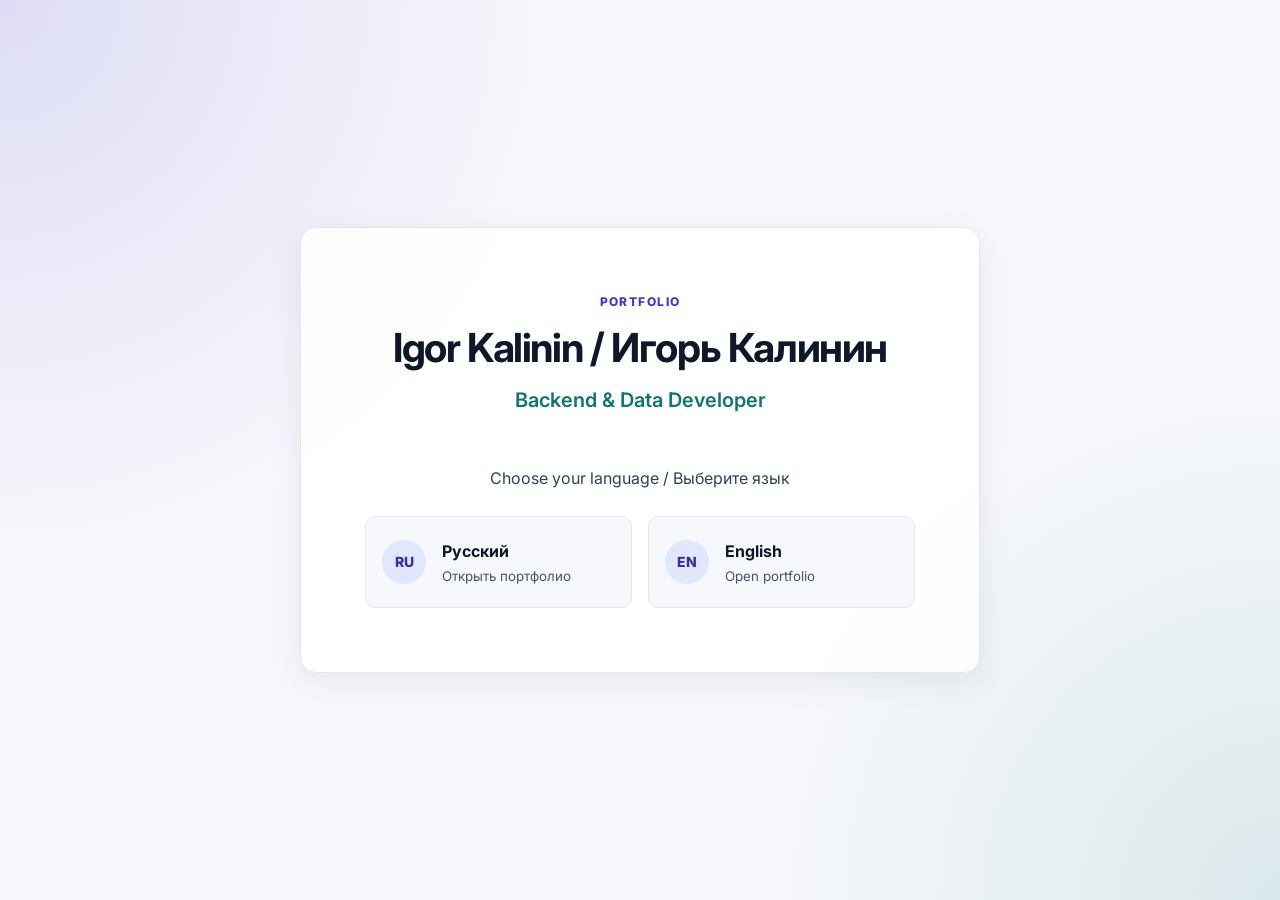
<file: index.html>
<!DOCTYPE html>
<html lang="en">
<head>
  <meta charset="UTF-8">
  <meta name="viewport" content="width=device-width, initial-scale=1.0">
  <meta name="description" content="Choose the Russian or English version of Igor Kalinin's portfolio — Backend &amp; Data Developer.">
  <meta name="author" content="Igor Kalinin">
  <title>Igor Kalinin / Игорь Калинин — Backend &amp; Data Developer</title>
  <link rel="canonical" href="https://nerdysnake6.github.io/">
  <link rel="alternate" hreflang="ru" href="https://nerdysnake6.github.io/ru/">
  <link rel="alternate" hreflang="en" href="https://nerdysnake6.github.io/en/">
  <link rel="alternate" hreflang="x-default" href="https://nerdysnake6.github.io/">
  <link rel="icon" type="image/svg+xml" href="assets/favicon.svg">
  <meta property="og:type" content="website">
  <meta property="og:title" content="Igor Kalinin / Игорь Калинин — Backend &amp; Data Developer">
  <meta property="og:description" content="Choose the Russian or English version of Igor Kalinin's portfolio — Backend &amp; Data Developer.">
  <meta property="og:url" content="https://nerdysnake6.github.io/">
  <meta property="og:site_name" content="Igor Kalinin / Игорь Калинин">
  <meta property="og:locale" content="en_US">
  <meta property="og:locale:alternate" content="ru_RU">
  <meta property="og:image" content="https://nerdysnake6.github.io/assets/og/portfolio-preview-default.png">
  <meta property="og:image:type" content="image/png">
  <meta property="og:image:width" content="1200">
  <meta property="og:image:height" content="630">
  <meta property="og:image:alt" content="Igor Kalinin / Игорь Калинин — Backend &amp; Data Developer">
  <script type="application/ld+json">
    {
      "@context": "https://schema.org",
      "@type": "ProfilePage",
      "@id": "https://nerdysnake6.github.io/#profile-page",
      "url": "https://nerdysnake6.github.io/",
      "name": "Igor Kalinin / Игорь Калинин — Backend & Data Developer",
      "description": "Choose the Russian or English version of Igor Kalinin's portfolio.",
      "inLanguage": ["en", "ru"],
      "mainEntity": {
        "@type": "Person",
        "@id": "https://nerdysnake6.github.io/#igor-kalinin",
        "name": "Igor Kalinin",
        "alternateName": "Игорь Калинин",
        "jobTitle": "Backend & Data Developer",
        "description": "Backend and data developer working with Python, APIs, PostgreSQL, data analysis, and machine learning.",
        "image": "https://nerdysnake6.github.io/assets/photo-cropped-20260425.jpg",
        "url": "https://nerdysnake6.github.io/",
        "sameAs": ["https://github.com/NerdySnake6", "https://vk.ru/nerdysnake6"]
      }
    }
  </script>
  <link rel="preconnect" href="https://fonts.googleapis.com">
  <link rel="preconnect" href="https://fonts.gstatic.com" crossorigin>
  <link href="https://fonts.googleapis.com/css2?family=Inter:wght@400;500;600;700;800&display=swap" rel="stylesheet">
  <link rel="stylesheet" href="style.css?v=20260714-seo">
</head>
<body class="language-page">
  <main class="language-entry">
    <section class="language-entry__card" aria-labelledby="language-entry-title">
      <p class="language-entry__eyebrow">Portfolio</p>
      <h1 class="language-entry__title" id="language-entry-title">
        Igor Kalinin <span lang="ru">/ Игорь Калинин</span>
      </h1>
      <p class="language-entry__role">Backend &amp; Data Developer</p>
      <p class="language-entry__prompt">Choose your language / <span lang="ru">Выберите язык</span></p>
      <div class="language-entry__actions">
        <a class="language-entry__link" href="ru/" lang="ru">
          <span class="language-entry__link-code">RU</span>
          <span>
            <strong>Русский</strong>
            <small>Открыть портфолио</small>
          </span>
        </a>
        <a class="language-entry__link" href="en/" lang="en">
          <span class="language-entry__link-code">EN</span>
          <span>
            <strong>English</strong>
            <small>Open portfolio</small>
          </span>
        </a>
      </div>
    </section>
  </main>
</body>
</html>
</file>
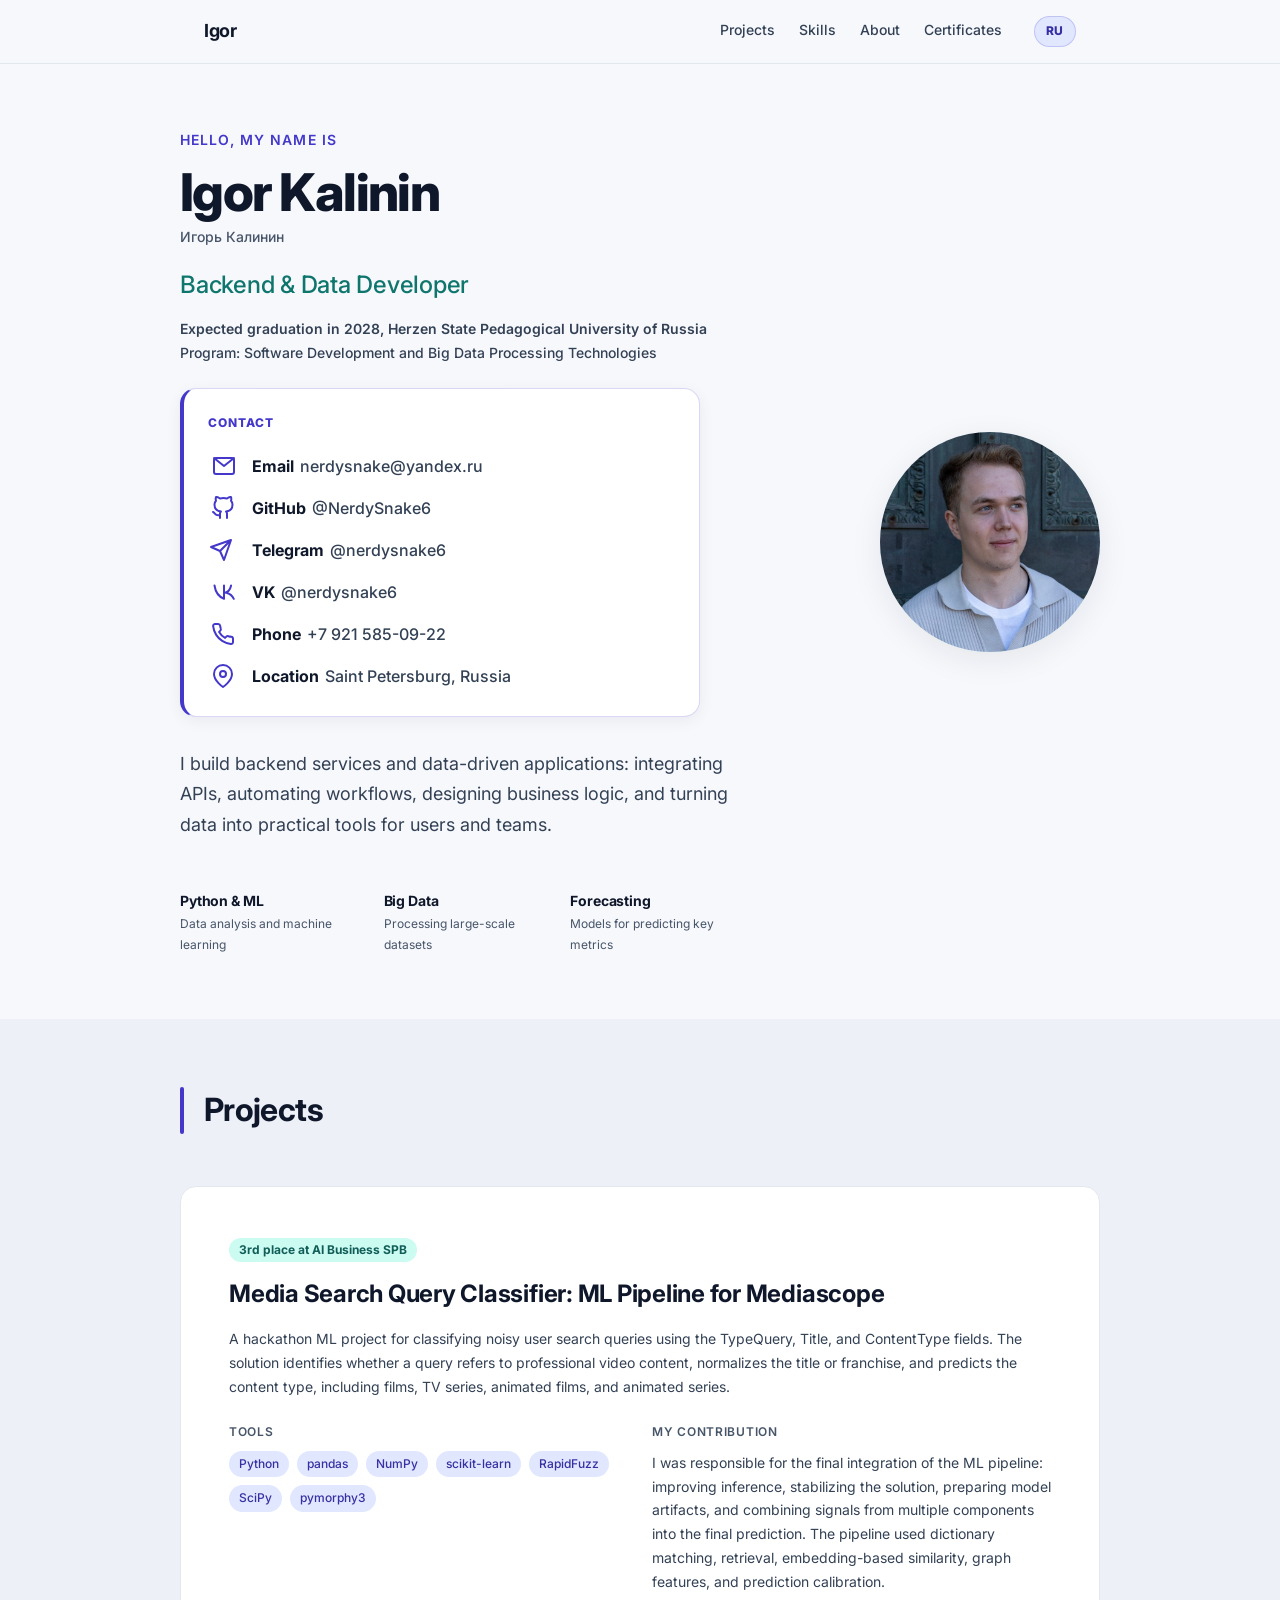
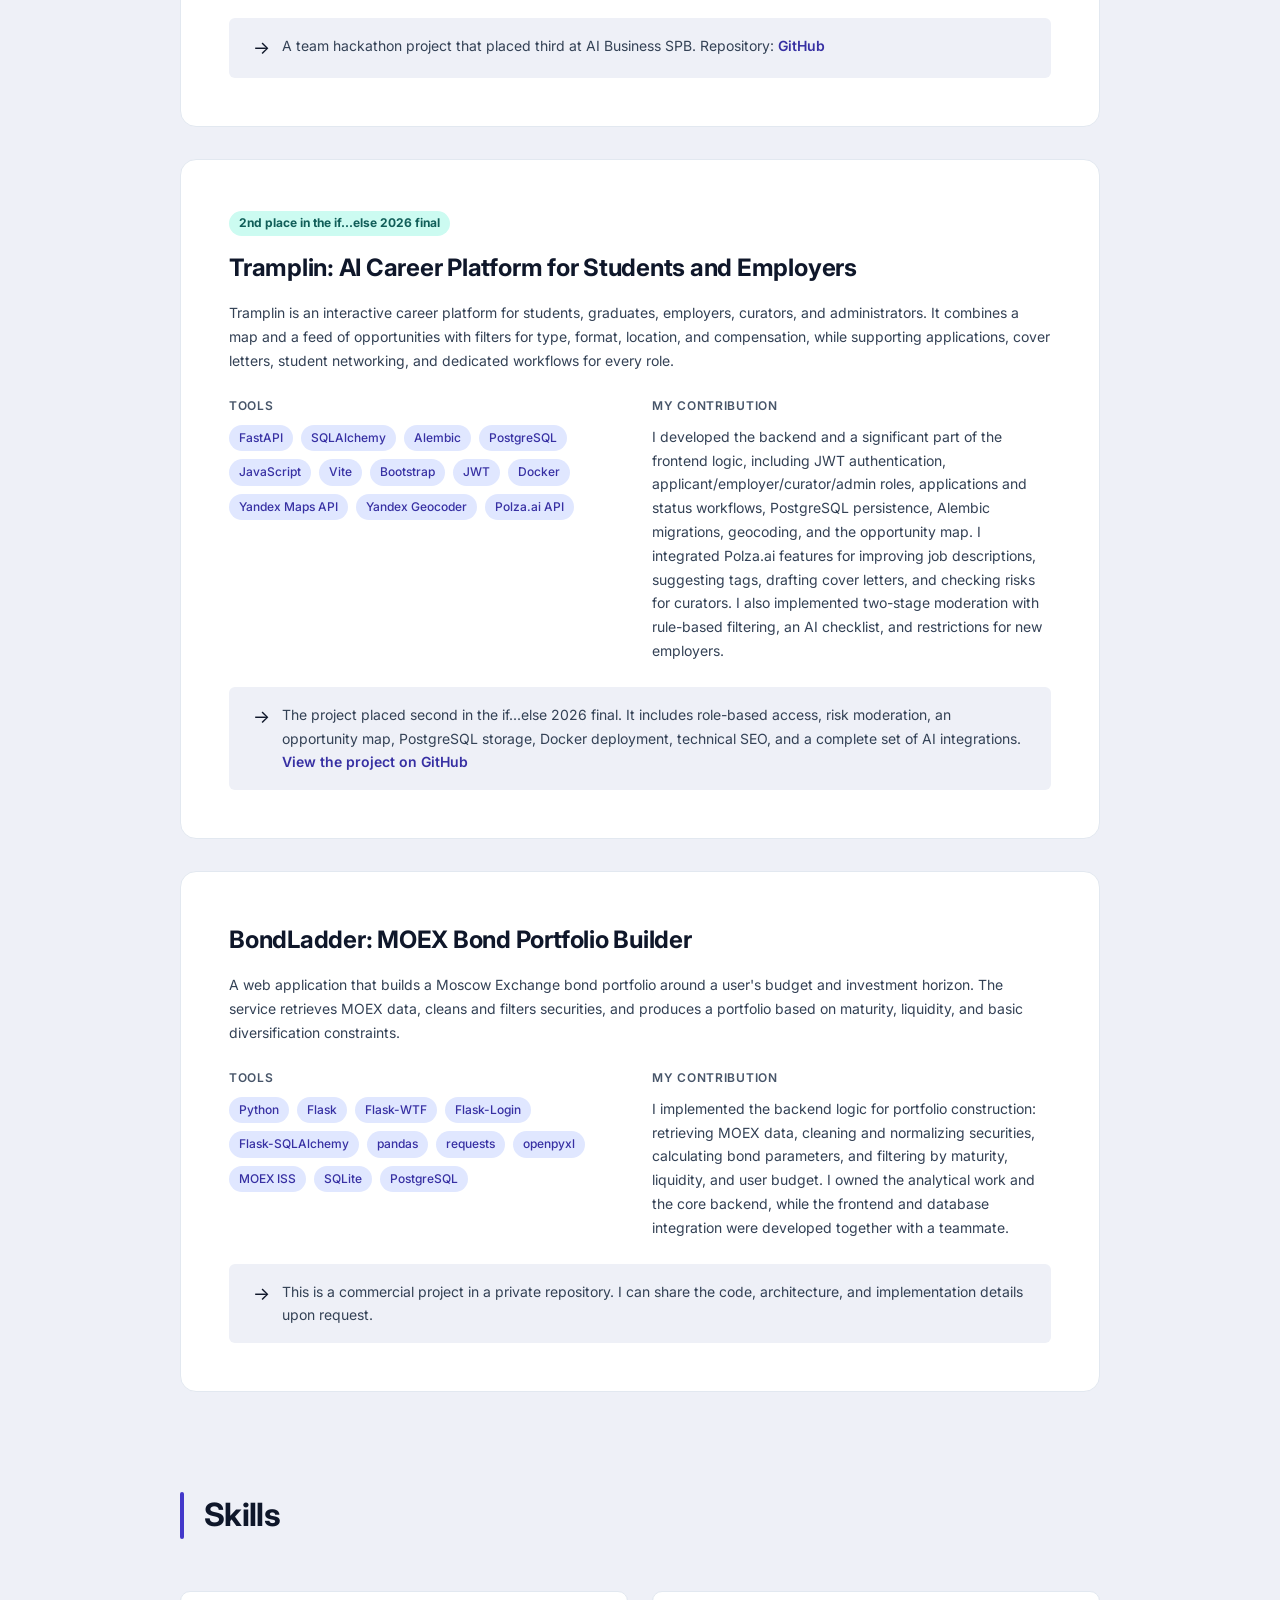
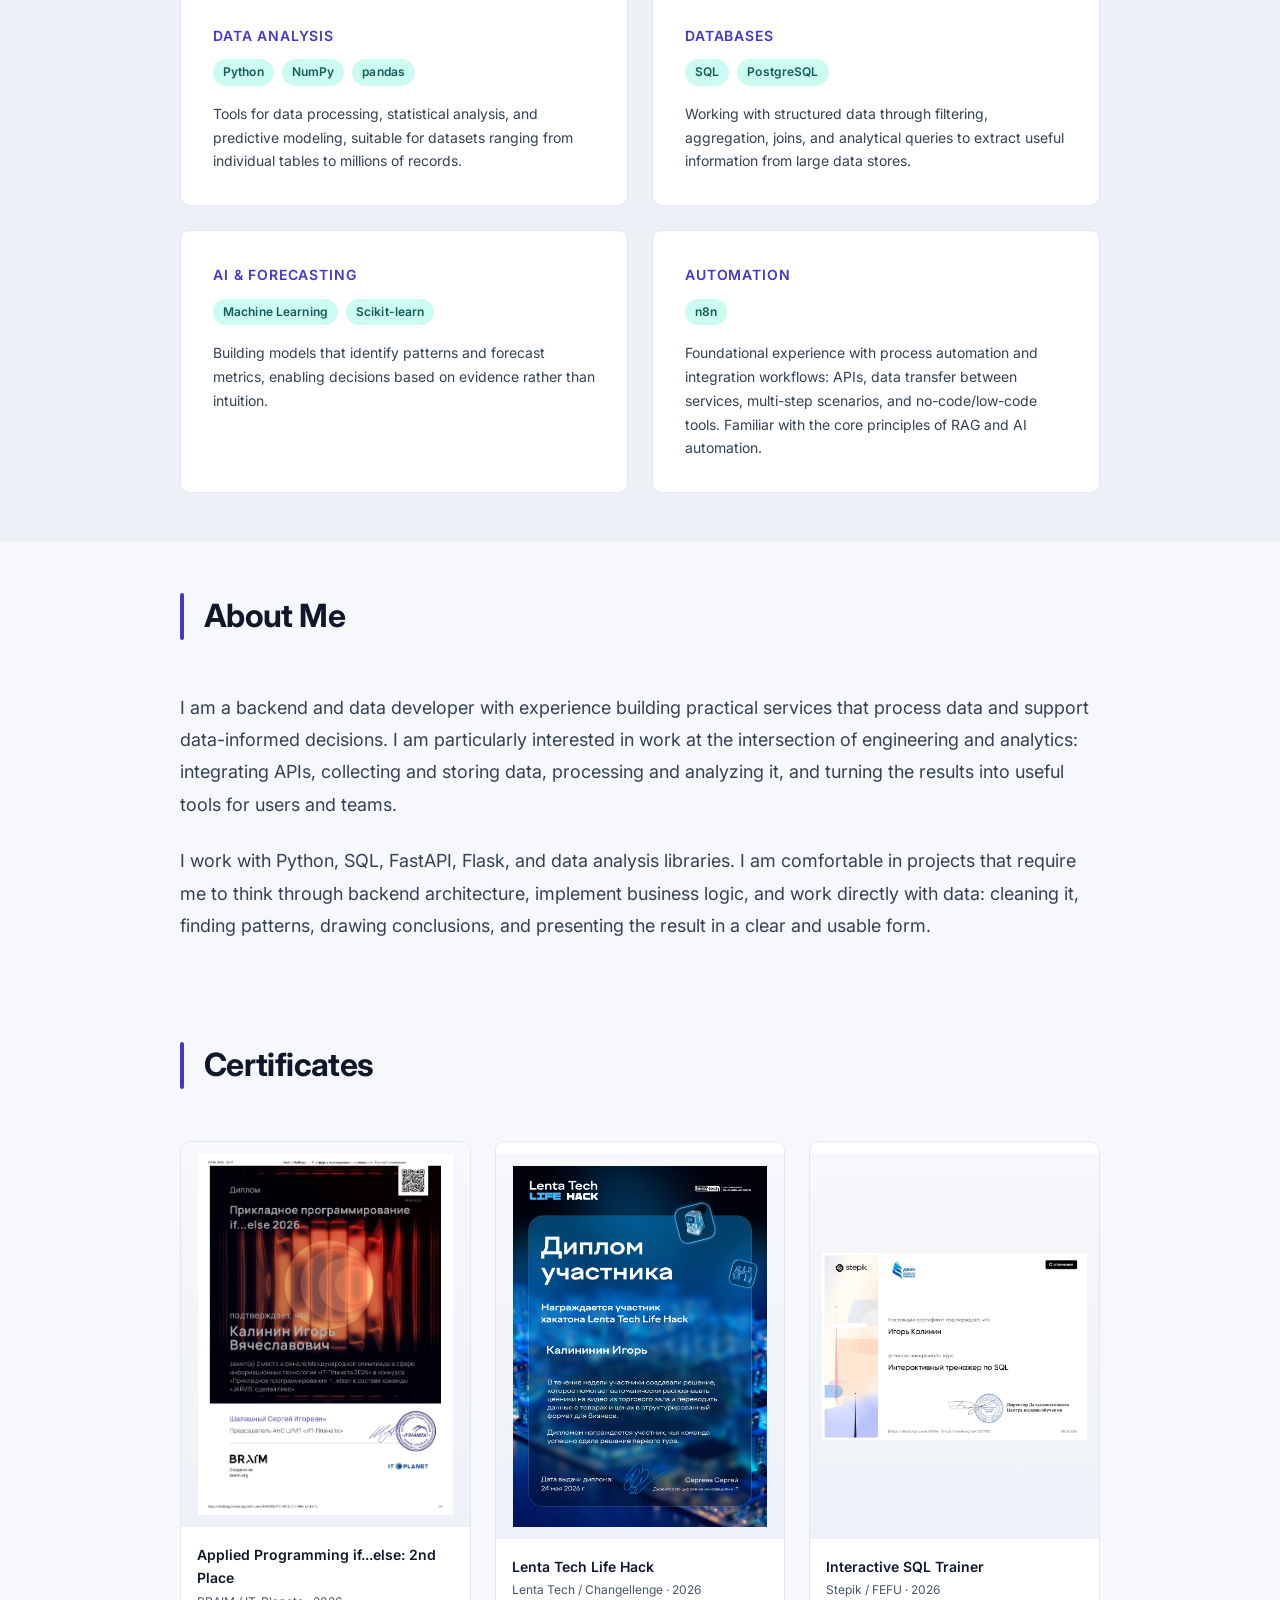
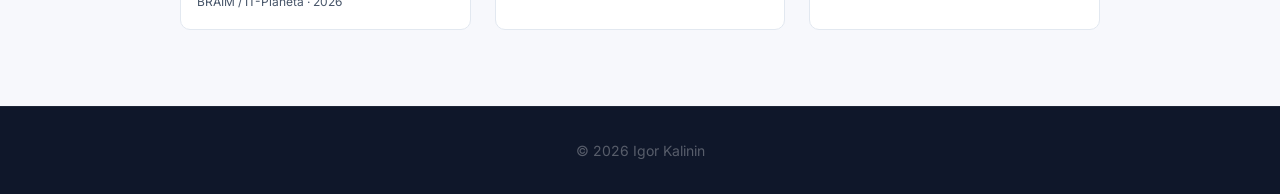
<file: en/index.html>
<!DOCTYPE html>
<html lang="en">
<head>
  <meta charset="UTF-8">
  <meta name="viewport" content="width=device-width, initial-scale=1.0">
  <meta name="description" content="Igor Kalinin — Backend &amp; Data Developer. Explore projects built with Python, FastAPI, PostgreSQL, data analysis, and machine learning.">
  <meta name="author" content="Igor Kalinin">
  <title>Igor Kalinin — Backend &amp; Data Developer</title>
  <link rel="canonical" href="https://nerdysnake6.github.io/en/">
  <link rel="alternate" hreflang="ru" href="https://nerdysnake6.github.io/ru/">
  <link rel="alternate" hreflang="en" href="https://nerdysnake6.github.io/en/">
  <link rel="alternate" hreflang="x-default" href="https://nerdysnake6.github.io/">
  <link rel="icon" type="image/svg+xml" href="../assets/favicon.svg">
  <meta property="og:type" content="website">
  <meta property="og:title" content="Igor Kalinin — Backend &amp; Data Developer">
  <meta property="og:description" content="Igor Kalinin — Backend &amp; Data Developer. Explore projects built with Python, FastAPI, PostgreSQL, data analysis, and machine learning.">
  <meta property="og:url" content="https://nerdysnake6.github.io/en/">
  <meta property="og:site_name" content="Igor Kalinin / Игорь Калинин">
  <meta property="og:locale" content="en_US">
  <meta property="og:locale:alternate" content="ru_RU">
  <meta property="og:image" content="https://nerdysnake6.github.io/assets/og/portfolio-preview-en.png">
  <meta property="og:image:type" content="image/png">
  <meta property="og:image:width" content="1200">
  <meta property="og:image:height" content="630">
  <meta property="og:image:alt" content="Igor Kalinin — Backend &amp; Data Developer">
  <script type="application/ld+json">
    {
      "@context": "https://schema.org",
      "@type": "ProfilePage",
      "@id": "https://nerdysnake6.github.io/en/#profile-page",
      "url": "https://nerdysnake6.github.io/en/",
      "name": "Igor Kalinin — Backend & Data Developer",
      "description": "Portfolio of backend and data developer Igor Kalinin.",
      "inLanguage": "en",
      "mainEntity": {
        "@type": "Person",
        "@id": "https://nerdysnake6.github.io/#igor-kalinin",
        "name": "Igor Kalinin",
        "alternateName": "Игорь Калинин",
        "jobTitle": "Backend & Data Developer",
        "description": "Backend and data developer working with Python, APIs, PostgreSQL, data analysis, and machine learning.",
        "image": "https://nerdysnake6.github.io/assets/photo-cropped-20260425.jpg",
        "url": "https://nerdysnake6.github.io/en/",
        "sameAs": ["https://github.com/NerdySnake6", "https://vk.ru/nerdysnake6"]
      }
    }
  </script>
  <script>document.documentElement.classList.add('js');</script>
  <link rel="preconnect" href="https://fonts.googleapis.com">
  <link rel="preconnect" href="https://fonts.gstatic.com" crossorigin>
  <link href="https://fonts.googleapis.com/css2?family=Inter:wght@300;400;500;600;700;800&display=swap" rel="stylesheet">
  <link rel="stylesheet" href="../style.css?v=20260714-seo">
</head>
<body data-modal-close-label="Close dialog">
  <nav class="nav" id="nav" aria-label="Main navigation">
    <div class="nav__inner">
      <a href="#hero" class="nav__logo">Igor</a>
      <button
        class="nav__toggle"
        id="nav-toggle"
        type="button"
        aria-label="Open menu"
        data-open-label="Open menu"
        data-close-label="Close menu"
      >
        <span></span><span></span><span></span>
      </button>
      <ul class="nav__links" id="nav-links">
        <li><a href="#projects">Projects</a></li>
        <li><a href="#skills">Skills</a></li>
        <li><a href="#about">About</a></li>
        <li><a href="#certificates">Certificates</a></li>
        <li class="nav__language-item">
          <a class="nav__language-link" href="../ru/" hreflang="ru" lang="ru" data-language-switch aria-label="Переключиться на русский язык">RU</a>
        </li>
      </ul>
    </div>
  </nav>

  <header class="hero" id="hero">
    <div class="hero__inner">
      <div class="hero__content">
        <p class="hero__greeting">Hello, my name is</p>
        <h1 class="hero__name">Igor Kalinin</h1>
        <p class="hero__alternate-name" lang="ru">Игорь Калинин</p>
        <p class="hero__role">Backend &amp; Data Developer</p>
        <div class="hero__education">
          <span class="hero__education-line">Expected graduation in 2028, Herzen State Pedagogical University of Russia</span>
          <span class="hero__education-profile">Program: Software Development and Big Data Processing Technologies</span>
        </div>

        <div class="hero__contact-panel">
          <p class="hero__contact-kicker">Contact</p>
          <div class="hero__contacts">
            <a class="hero__contact" href="mailto:nerdysnake@yandex.ru">
              <span class="hero__contact-icon" aria-hidden="true">
                <svg viewBox="0 0 24 24"><rect x="2" y="4" width="20" height="16" rx="2"/><path d="M22 4l-10 8L2 4"/></svg>
              </span>
              <span class="hero__contact-body">
                <span class="hero__contact-label">Email</span>
                <span class="hero__contact-text">nerdysnake@yandex.ru</span>
              </span>
            </a>
            <a class="hero__contact" href="https://github.com/NerdySnake6" target="_blank" rel="noopener">
              <span class="hero__contact-icon" id="hero-contact-github-icon" aria-hidden="true">
                <svg viewBox="0 0 24 24"><path d="M9 19c-5 1.5-5-2.5-7-3m14 6v-3.87a3.37 3.37 0 0 0-.94-2.61c3.14-.35 6.44-1.54 6.44-7A5.44 5.44 0 0 0 20 4.77 5.07 5.07 0 0 0 19.91 1S18.73.65 16 2.48a13.38 13.38 0 0 0-7 0C6.27.65 5.09 1 5.09 1A5.07 5.07 0 0 0 5 4.77a5.44 5.44 0 0 0-1.5 3.78c0 5.42 3.3 6.61 6.44 7A3.37 3.37 0 0 0 9 18.13V22"/></svg>
              </span>
              <span class="hero__contact-body">
                <span class="hero__contact-label">GitHub</span>
                <span class="hero__contact-text">@NerdySnake6</span>
              </span>
            </a>
            <a class="hero__contact" href="https://t.me/nerdysnake6" target="_blank" rel="noopener">
              <span class="hero__contact-icon" id="hero-contact-telegram-icon" aria-hidden="true">
                <svg viewBox="0 0 24 24"><path d="M22 2L11 13M22 2l-7 20-4-9-9-4 20-7z"/></svg>
              </span>
              <span class="hero__contact-body">
                <span class="hero__contact-label">Telegram</span>
                <span class="hero__contact-text">@nerdysnake6</span>
              </span>
            </a>
            <a class="hero__contact" href="https://vk.ru/nerdysnake6" target="_blank" rel="noopener">
              <span class="hero__contact-icon" id="hero-contact-vk-icon" aria-hidden="true">
                <svg viewBox="0 0 24 24"><path d="M2.5 5.5c1 6.7 4.2 11.2 9.5 13.3V5.5"/><path d="M12 13c3.7-.4 6.1-2.8 7.1-7.5"/><path d="M15 13c3.1.9 5.4 2.8 6.8 5.8"/></svg>
              </span>
              <span class="hero__contact-body">
                <span class="hero__contact-label">VK</span>
                <span class="hero__contact-text">@nerdysnake6</span>
              </span>
            </a>
            <a class="hero__contact" href="tel:+79215850922">
              <span class="hero__contact-icon" id="hero-contact-phone-icon" aria-hidden="true">
                <svg viewBox="0 0 24 24"><path d="M22 16.92v3a2 2 0 0 1-2.18 2 19.79 19.79 0 0 1-8.63-3.07 19.5 19.5 0 0 1-6-6A19.79 19.79 0 0 1 2.12 4.18 2 2 0 0 1 4.11 2h3a2 2 0 0 1 2 1.72c.13.96.35 1.9.66 2.81a2 2 0 0 1-.45 2.11L8.09 9.91a16 16 0 0 0 6 6l1.27-1.27a2 2 0 0 1 2.11-.45c.91.31 1.85.53 2.81.66A2 2 0 0 1 22 16.92z"/></svg>
              </span>
              <span class="hero__contact-body">
                <span class="hero__contact-label">Phone</span>
                <span class="hero__contact-text">+7 921 585-09-22</span>
              </span>
            </a>
            <div class="hero__contact">
              <span class="hero__contact-icon" id="hero-contact-location-icon" aria-hidden="true">
                <svg viewBox="0 0 24 24"><path d="M21 10c0 7-9 13-9 13s-9-6-9-13a9 9 0 0 1 18 0z"/><circle cx="12" cy="10" r="3"/></svg>
              </span>
              <span class="hero__contact-body">
                <span class="hero__contact-label">Location</span>
                <span class="hero__contact-text">Saint Petersburg, Russia</span>
              </span>
            </div>
          </div>
        </div>

        <p class="hero__tagline">I build backend services and data-driven applications: integrating APIs, automating workflows, designing business logic, and turning data into practical tools for users and teams.</p>
        <div class="hero__highlights">
          <div class="hero__highlight">
            <span class="hero__highlight-label">Python &amp; ML</span>
            <span class="hero__highlight-desc">Data analysis and machine learning</span>
          </div>
          <div class="hero__highlight">
            <span class="hero__highlight-label">Big Data</span>
            <span class="hero__highlight-desc">Processing large-scale datasets</span>
          </div>
          <div class="hero__highlight">
            <span class="hero__highlight-label">Forecasting</span>
            <span class="hero__highlight-desc">Models for predicting key metrics</span>
          </div>
        </div>
      </div>
      <div class="hero__photo-wrapper">
        <div class="hero__photo">
          <img src="../assets/photo-cropped-20260425.jpg" alt="Igor Kalinin" width="220" height="220">
        </div>
      </div>
    </div>
  </header>

  <main>
    <section class="section section--alt" id="projects">
      <div class="section__inner">
        <h2 class="section__title">Projects</h2>
        <div class="section__content projects__list">
          <article class="project">
            <div class="project__header">
              <div class="project__badge">3rd place at AI Business SPB</div>
              <h3 class="project__title">Media Search Query Classifier: ML Pipeline for Mediascope</h3>
              <p class="project__task">A hackathon ML project for classifying noisy user search queries using the TypeQuery, Title, and ContentType fields. The solution identifies whether a query refers to professional video content, normalizes the title or franchise, and predicts the content type, including films, TV series, animated films, and animated series.</p>
            </div>
            <div class="project__details">
              <div>
                <div class="project__detail-label">Tools</div>
                <div class="project__tools">
                  <span class="project__tool">Python</span><span class="project__tool">pandas</span><span class="project__tool">NumPy</span><span class="project__tool">scikit-learn</span><span class="project__tool">RapidFuzz</span><span class="project__tool">SciPy</span><span class="project__tool">pymorphy3</span>
                </div>
              </div>
              <div>
                <div class="project__detail-label">My contribution</div>
                <p class="project__detail-value">I was responsible for the final integration of the ML pipeline: improving inference, stabilizing the solution, preparing model artifacts, and combining signals from multiple components into the final prediction. The pipeline used dictionary matching, retrieval, embedding-based similarity, graph features, and prediction calibration.</p>
              </div>
            </div>
            <div class="project__result">
              <span class="project__result-icon" aria-hidden="true">→</span>
              <p class="project__result-text">A team hackathon project that placed third at AI Business SPB. Repository: <a href="https://github.com/NerdySnake6/media-search-query-classifier" target="_blank" rel="noopener">GitHub</a></p>
            </div>
          </article>

          <article class="project">
            <div class="project__header">
              <div class="project__badge">2nd place in the if...else 2026 final</div>
              <h3 class="project__title">Tramplin: AI Career Platform for Students and Employers</h3>
              <p class="project__task">Tramplin is an interactive career platform for students, graduates, employers, curators, and administrators. It combines a map and a feed of opportunities with filters for type, format, location, and compensation, while supporting applications, cover letters, student networking, and dedicated workflows for every role.</p>
            </div>
            <div class="project__details">
              <div>
                <div class="project__detail-label">Tools</div>
                <div class="project__tools">
                  <span class="project__tool">FastAPI</span><span class="project__tool">SQLAlchemy</span><span class="project__tool">Alembic</span><span class="project__tool">PostgreSQL</span><span class="project__tool">JavaScript</span><span class="project__tool">Vite</span><span class="project__tool">Bootstrap</span><span class="project__tool">JWT</span><span class="project__tool">Docker</span><span class="project__tool">Yandex Maps API</span><span class="project__tool">Yandex Geocoder</span><span class="project__tool">Polza.ai API</span>
                </div>
              </div>
              <div>
                <div class="project__detail-label">My contribution</div>
                <p class="project__detail-value">I developed the backend and a significant part of the frontend logic, including JWT authentication, applicant/employer/curator/admin roles, applications and status workflows, PostgreSQL persistence, Alembic migrations, geocoding, and the opportunity map. I integrated Polza.ai features for improving job descriptions, suggesting tags, drafting cover letters, and checking risks for curators. I also implemented two-stage moderation with rule-based filtering, an AI checklist, and restrictions for new employers.</p>
              </div>
            </div>
            <div class="project__result">
              <span class="project__result-icon" aria-hidden="true">→</span>
              <p class="project__result-text">The project placed second in the if...else 2026 final. It includes role-based access, risk moderation, an opportunity map, PostgreSQL storage, Docker deployment, technical SEO, and a complete set of AI integrations. <a href="https://github.com/NerdySnake6/Tramplin-ai-career-platform" target="_blank" rel="noopener">View the project on GitHub</a></p>
            </div>
          </article>

          <article class="project">
            <div class="project__header">
              <h3 class="project__title">BondLadder: MOEX Bond Portfolio Builder</h3>
              <p class="project__task">A web application that builds a Moscow Exchange bond portfolio around a user's budget and investment horizon. The service retrieves MOEX data, cleans and filters securities, and produces a portfolio based on maturity, liquidity, and basic diversification constraints.</p>
            </div>
            <div class="project__details">
              <div>
                <div class="project__detail-label">Tools</div>
                <div class="project__tools">
                  <span class="project__tool">Python</span><span class="project__tool">Flask</span><span class="project__tool">Flask-WTF</span><span class="project__tool">Flask-Login</span><span class="project__tool">Flask-SQLAlchemy</span><span class="project__tool">pandas</span><span class="project__tool">requests</span><span class="project__tool">openpyxl</span><span class="project__tool">MOEX ISS</span><span class="project__tool">SQLite</span><span class="project__tool">PostgreSQL</span>
                </div>
              </div>
              <div>
                <div class="project__detail-label">My contribution</div>
                <p class="project__detail-value">I implemented the backend logic for portfolio construction: retrieving MOEX data, cleaning and normalizing securities, calculating bond parameters, and filtering by maturity, liquidity, and user budget. I owned the analytical work and the core backend, while the frontend and database integration were developed together with a teammate.</p>
              </div>
            </div>
            <div class="project__result">
              <span class="project__result-icon" aria-hidden="true">→</span>
              <p class="project__result-text">This is a commercial project in a private repository. I can share the code, architecture, and implementation details upon request.</p>
            </div>
          </article>
        </div>
      </div>
    </section>

    <section class="section section--alt" id="skills">
      <div class="section__inner">
        <h2 class="section__title">Skills</h2>
        <div class="section__content skills__grid">
          <article class="skill-card">
            <h3 class="skill-card__category">Data Analysis</h3>
            <div class="skill-card__techs"><span class="skill-card__tech">Python</span><span class="skill-card__tech">NumPy</span><span class="skill-card__tech">pandas</span></div>
            <p class="skill-card__desc">Tools for data processing, statistical analysis, and predictive modeling, suitable for datasets ranging from individual tables to millions of records.</p>
          </article>
          <article class="skill-card">
            <h3 class="skill-card__category">Databases</h3>
            <div class="skill-card__techs"><span class="skill-card__tech">SQL</span><span class="skill-card__tech">PostgreSQL</span></div>
            <p class="skill-card__desc">Working with structured data through filtering, aggregation, joins, and analytical queries to extract useful information from large data stores.</p>
          </article>
          <article class="skill-card">
            <h3 class="skill-card__category">AI &amp; Forecasting</h3>
            <div class="skill-card__techs"><span class="skill-card__tech">Machine Learning</span><span class="skill-card__tech">Scikit-learn</span></div>
            <p class="skill-card__desc">Building models that identify patterns and forecast metrics, enabling decisions based on evidence rather than intuition.</p>
          </article>
          <article class="skill-card">
            <h3 class="skill-card__category">Automation</h3>
            <div class="skill-card__techs"><span class="skill-card__tech">n8n</span></div>
            <p class="skill-card__desc">Foundational experience with process automation and integration workflows: APIs, data transfer between services, multi-step scenarios, and no-code/low-code tools. Familiar with the core principles of RAG and AI automation.</p>
          </article>
        </div>
      </div>
    </section>

    <section class="section" id="about">
      <div class="section__inner">
        <h2 class="section__title">About Me</h2>
        <div class="section__content about__text">
          <p>I am a backend and data developer with experience building practical services that process data and support data-informed decisions. I am particularly interested in work at the intersection of engineering and analytics: integrating APIs, collecting and storing data, processing and analyzing it, and turning the results into useful tools for users and teams.</p>
          <p>I work with Python, SQL, FastAPI, Flask, and data analysis libraries. I am comfortable in projects that require me to think through backend architecture, implement business logic, and work directly with data: cleaning it, finding patterns, drawing conclusions, and presenting the result in a clear and usable form.</p>
        </div>
      </div>
    </section>

    <section class="section" id="certificates">
      <div class="section__inner">
        <h2 class="section__title">Certificates</h2>
        <div class="section__content certificates__grid">
          <button class="certificate" type="button" aria-label="Open certificate: Applied Programming if...else, 2nd place" data-certificate-image="../assets/certificates/braim-if-else-final-2-place.webp" data-certificate-title="Applied Programming if...else: 2nd Place" data-certificate-meta="BRAIM / IT-Planeta · 2026">
            <span class="certificate__image"><img src="../assets/certificates/braim-if-else-final-2-place.webp" alt="Certificate for second place in Applied Programming if...else" loading="lazy"></span>
            <span class="certificate__info"><span class="certificate__title">Applied Programming if...else: 2nd Place</span><span class="certificate__meta">BRAIM / IT-Planeta · 2026</span></span>
          </button>
          <button class="certificate" type="button" aria-label="Open certificate: Lenta Tech Life Hack" data-certificate-image="../assets/certificates/lenta-tech-life-hack.webp" data-certificate-title="Lenta Tech Life Hack" data-certificate-meta="Lenta Tech / Changellenge · 2026">
            <span class="certificate__image"><img src="../assets/certificates/lenta-tech-life-hack.webp" alt="Lenta Tech Life Hack certificate" loading="lazy"></span>
            <span class="certificate__info"><span class="certificate__title">Lenta Tech Life Hack</span><span class="certificate__meta">Lenta Tech / Changellenge · 2026</span></span>
          </button>
          <button class="certificate" type="button" aria-label="Open certificate: Interactive SQL Trainer" data-certificate-image="../assets/certificates/stepik-sql-trainer.webp" data-certificate-title="Interactive SQL Trainer" data-certificate-meta="Stepik / FEFU · 2026">
            <span class="certificate__image"><img src="../assets/certificates/stepik-sql-trainer.webp" alt="Interactive SQL Trainer certificate" loading="lazy"></span>
            <span class="certificate__info"><span class="certificate__title">Interactive SQL Trainer</span><span class="certificate__meta">Stepik / FEFU · 2026</span></span>
          </button>
          <button class="certificate" type="button" aria-label="Open certificate: AI Business SPB, 3rd place" data-certificate-image="../assets/certificates/ai-business-spb-prize.png" data-certificate-title="AI Business SPB: 3rd Place" data-certificate-meta="Yandex AI Studio / IT-Dialog · 2026">
            <span class="certificate__image"><img src="../assets/certificates/ai-business-spb-prize.png" alt="Certificate for third place at AI Business SPB" loading="lazy"></span>
            <span class="certificate__info"><span class="certificate__title">AI Business SPB: 3rd Place</span><span class="certificate__meta">Yandex AI Studio / IT-Dialog · 2026</span></span>
          </button>
          <button class="certificate" type="button" aria-label="Open certificate: Postgres Pro DBMS" data-certificate-image="../assets/certificates/braim-postgres-pro.png" data-certificate-title="Postgres Pro DBMS" data-certificate-meta="BRAIM / IT-Planeta · 2026">
            <span class="certificate__image"><img src="../assets/certificates/braim-postgres-pro.png" alt="Postgres Pro DBMS certificate" loading="lazy"></span>
            <span class="certificate__info"><span class="certificate__title">Postgres Pro DBMS</span><span class="certificate__meta">BRAIM / IT-Planeta · 2026</span></span>
          </button>
        </div>
      </div>
    </section>
  </main>

  <footer class="footer">
    <div class="footer__inner">
      <p class="footer__copy">© <span id="footer-year">2026</span> Igor Kalinin</p>
    </div>
  </footer>

  <script src="../app.js?v=20260714-seo"></script>
</body>
</html>
</file>
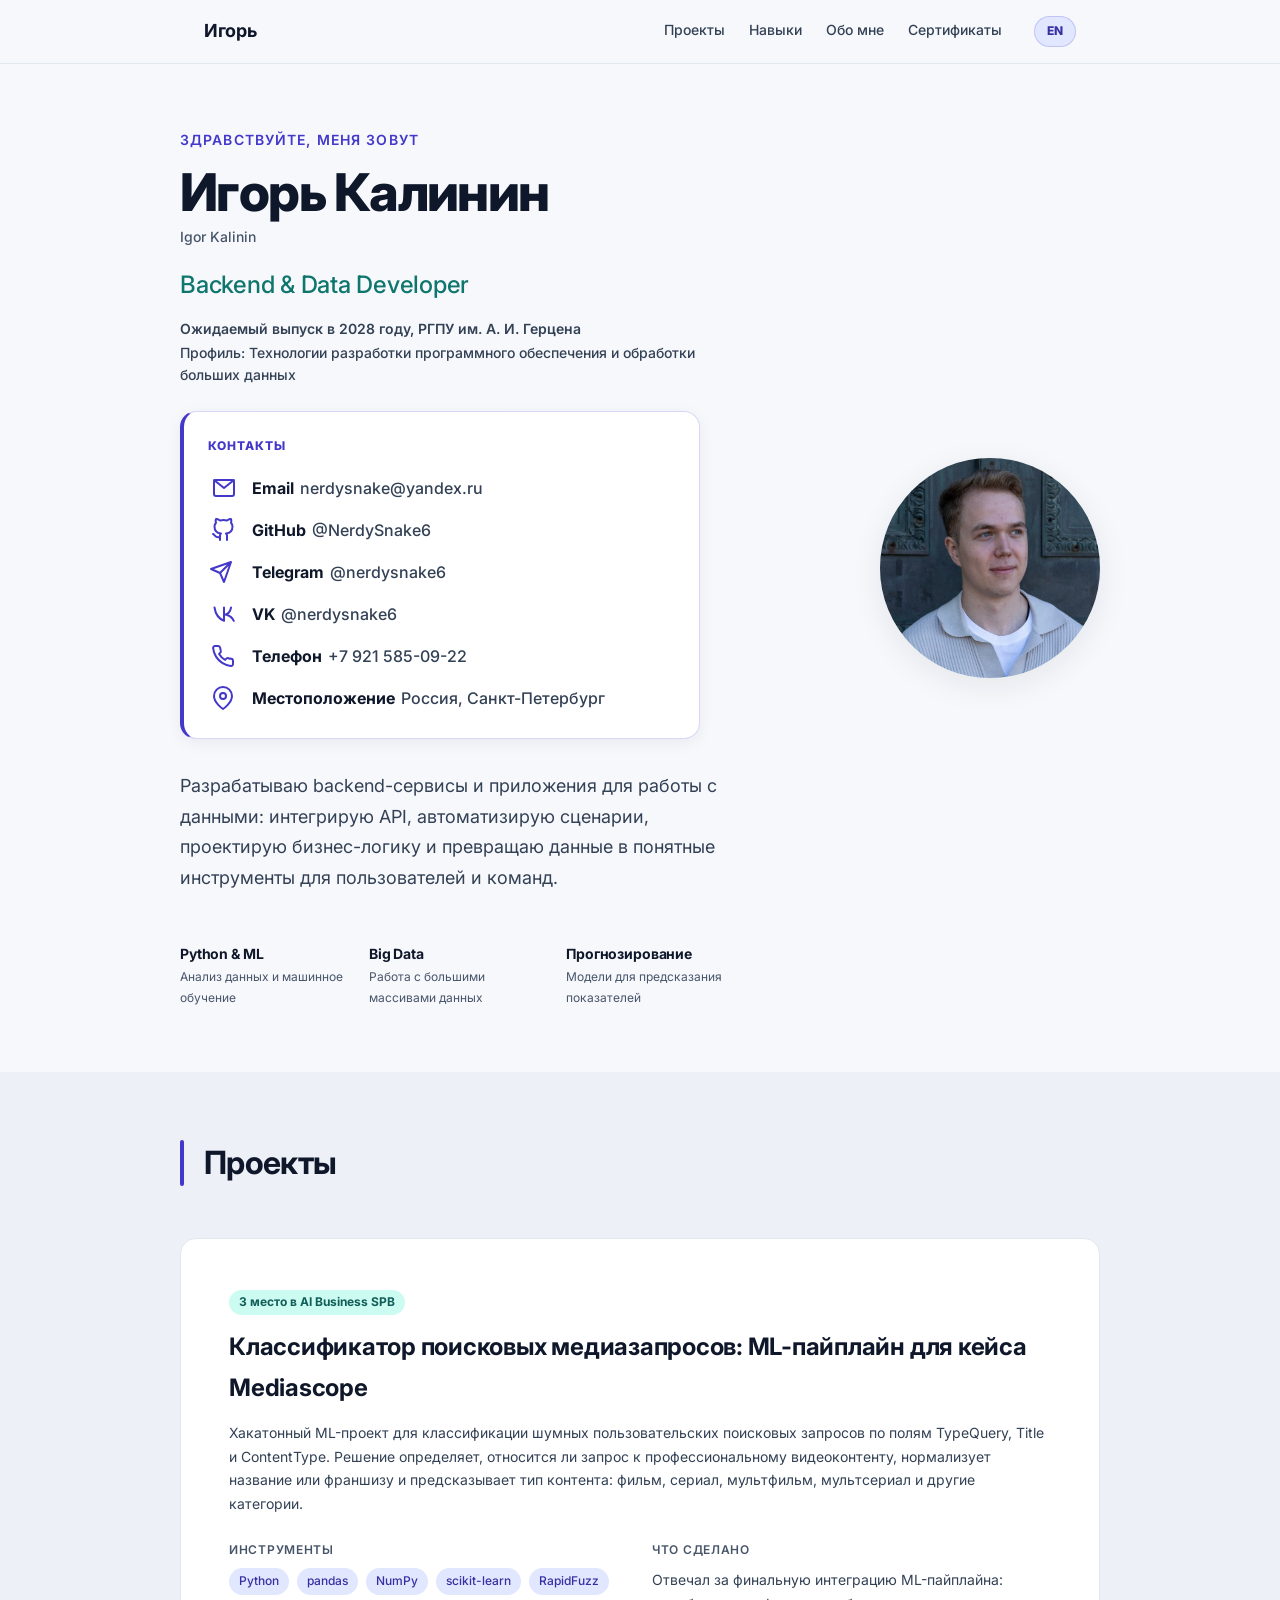
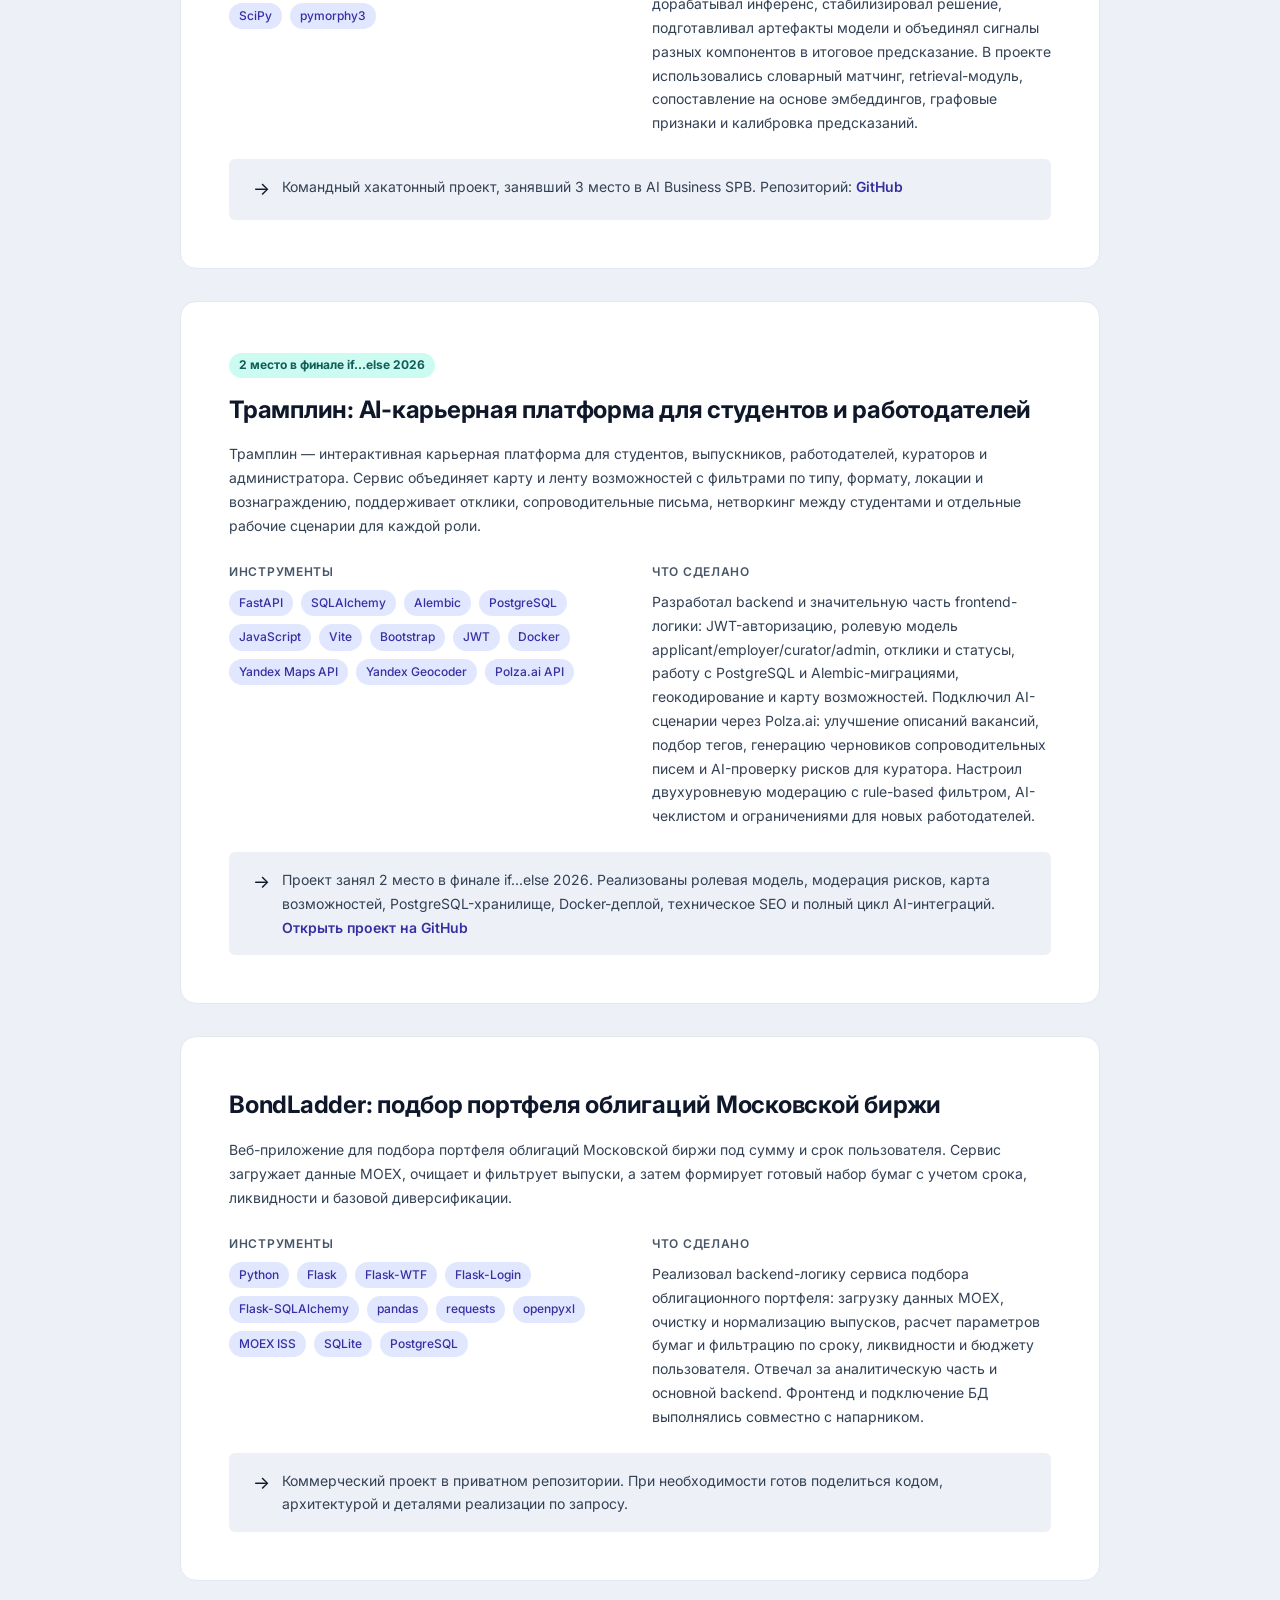
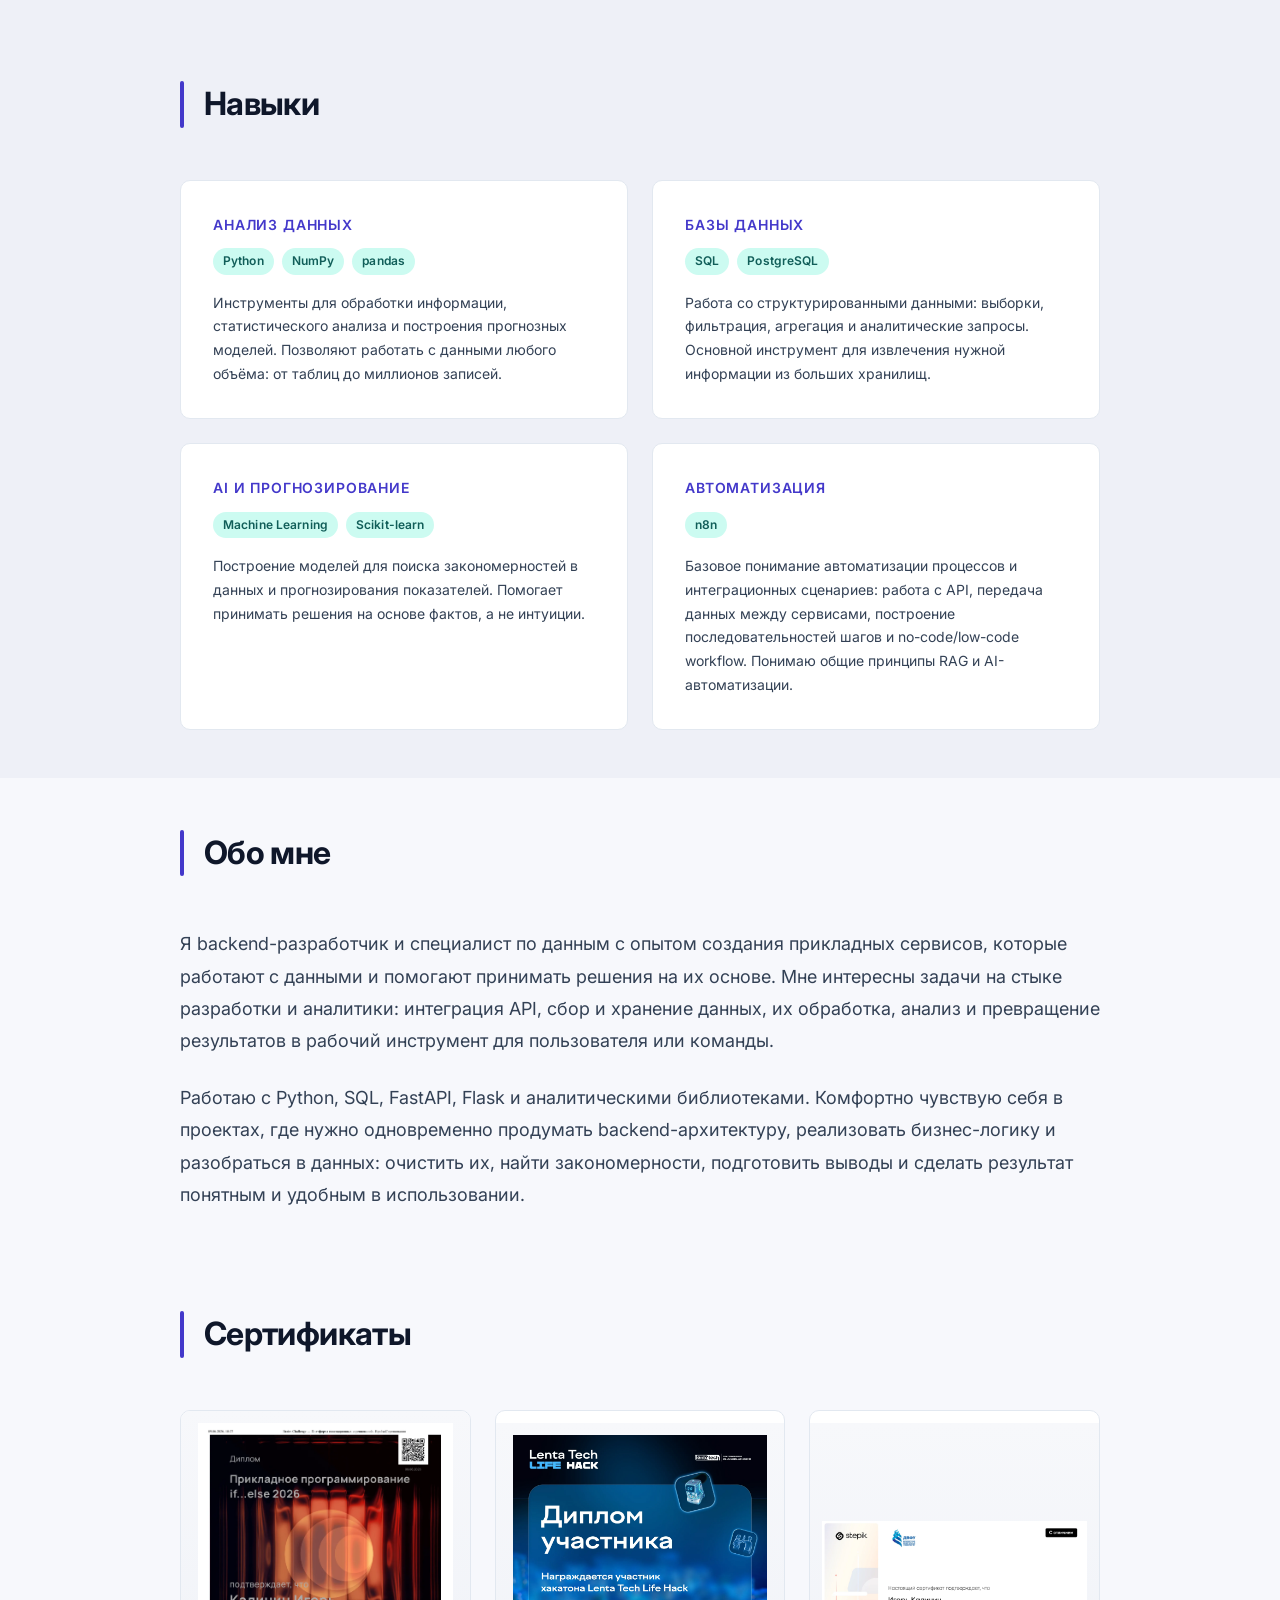
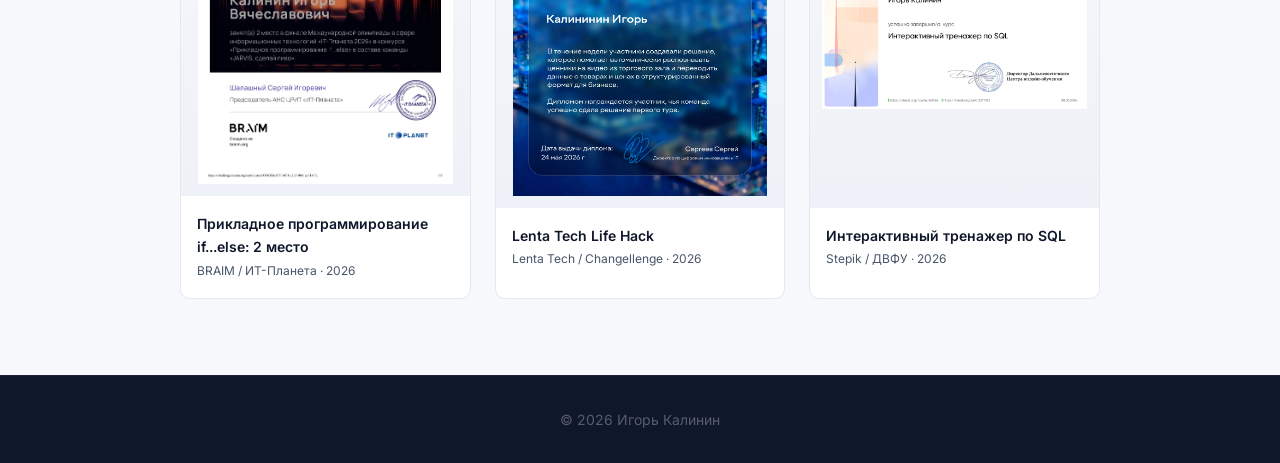
<file: ru/index.html>
<!DOCTYPE html>
<html lang="ru">
<head>
  <meta charset="UTF-8">
  <meta name="viewport" content="width=device-width, initial-scale=1.0">
  <meta name="description" content="Игорь Калинин — Backend &amp; Data Developer. Проекты на Python, FastAPI, PostgreSQL, в анализе данных и машинном обучении.">
  <meta name="author" content="Игорь Калинин">
  <title>Игорь Калинин — Backend &amp; Data Developer</title>
  <link rel="canonical" href="https://nerdysnake6.github.io/ru/">
  <link rel="alternate" hreflang="ru" href="https://nerdysnake6.github.io/ru/">
  <link rel="alternate" hreflang="en" href="https://nerdysnake6.github.io/en/">
  <link rel="alternate" hreflang="x-default" href="https://nerdysnake6.github.io/">
  <link rel="icon" type="image/svg+xml" href="../assets/favicon.svg">
  <meta property="og:type" content="website">
  <meta property="og:title" content="Игорь Калинин — Backend &amp; Data Developer">
  <meta property="og:description" content="Игорь Калинин — Backend &amp; Data Developer. Проекты на Python, FastAPI, PostgreSQL, в анализе данных и машинном обучении.">
  <meta property="og:url" content="https://nerdysnake6.github.io/ru/">
  <meta property="og:site_name" content="Игорь Калинин / Igor Kalinin">
  <meta property="og:locale" content="ru_RU">
  <meta property="og:locale:alternate" content="en_US">
  <meta property="og:image" content="https://nerdysnake6.github.io/assets/og/portfolio-preview-ru.png">
  <meta property="og:image:type" content="image/png">
  <meta property="og:image:width" content="1200">
  <meta property="og:image:height" content="630">
  <meta property="og:image:alt" content="Игорь Калинин — Backend &amp; Data Developer">
  <script type="application/ld+json">
    {
      "@context": "https://schema.org",
      "@type": "ProfilePage",
      "@id": "https://nerdysnake6.github.io/ru/#profile-page",
      "url": "https://nerdysnake6.github.io/ru/",
      "name": "Игорь Калинин — Backend & Data Developer",
      "description": "Портфолио backend-разработчика и специалиста по данным Игоря Калинина.",
      "inLanguage": "ru",
      "mainEntity": {
        "@type": "Person",
        "@id": "https://nerdysnake6.github.io/#igor-kalinin",
        "name": "Игорь Калинин",
        "alternateName": "Igor Kalinin",
        "jobTitle": "Backend & Data Developer",
        "description": "Backend-разработчик и специалист по данным: Python, API, PostgreSQL, анализ данных и машинное обучение.",
        "image": "https://nerdysnake6.github.io/assets/photo-cropped-20260425.jpg",
        "url": "https://nerdysnake6.github.io/ru/",
        "sameAs": ["https://github.com/NerdySnake6", "https://vk.ru/nerdysnake6"]
      }
    }
  </script>
  <script>document.documentElement.classList.add('js');</script>
  <link rel="preconnect" href="https://fonts.googleapis.com">
  <link rel="preconnect" href="https://fonts.gstatic.com" crossorigin>
  <link href="https://fonts.googleapis.com/css2?family=Inter:wght@300;400;500;600;700;800&display=swap" rel="stylesheet">
  <link rel="stylesheet" href="../style.css?v=20260714-seo">
</head>
<body data-modal-close-label="Закрыть окно">
  <nav class="nav" id="nav" aria-label="Основная навигация">
    <div class="nav__inner">
      <a href="#hero" class="nav__logo">Игорь</a>
      <button
        class="nav__toggle"
        id="nav-toggle"
        type="button"
        aria-label="Открыть меню"
        data-open-label="Открыть меню"
        data-close-label="Закрыть меню"
      >
        <span></span><span></span><span></span>
      </button>
      <ul class="nav__links" id="nav-links">
        <li><a href="#projects">Проекты</a></li>
        <li><a href="#skills">Навыки</a></li>
        <li><a href="#about">Обо мне</a></li>
        <li><a href="#certificates">Сертификаты</a></li>
        <li class="nav__language-item">
          <a class="nav__language-link" href="../en/" hreflang="en" lang="en" data-language-switch aria-label="Switch to English">EN</a>
        </li>
      </ul>
    </div>
  </nav>

  <header class="hero" id="hero">
    <div class="hero__inner">
      <div class="hero__content">
        <p class="hero__greeting">Здравствуйте, меня зовут</p>
        <h1 class="hero__name">Игорь Калинин</h1>
        <p class="hero__alternate-name">Igor Kalinin</p>
        <p class="hero__role">Backend &amp; Data Developer</p>
        <div class="hero__education">
          <span class="hero__education-line">Ожидаемый выпуск в 2028 году, РГПУ им. А. И. Герцена</span>
          <span class="hero__education-profile">Профиль: Технологии разработки программного обеспечения и обработки больших данных</span>
        </div>

        <div class="hero__contact-panel">
          <p class="hero__contact-kicker">Контакты</p>
          <div class="hero__contacts">
            <a class="hero__contact" href="mailto:nerdysnake@yandex.ru">
              <span class="hero__contact-icon" aria-hidden="true">
                <svg viewBox="0 0 24 24"><rect x="2" y="4" width="20" height="16" rx="2"/><path d="M22 4l-10 8L2 4"/></svg>
              </span>
              <span class="hero__contact-body">
                <span class="hero__contact-label">Email</span>
                <span class="hero__contact-text">nerdysnake@yandex.ru</span>
              </span>
            </a>
            <a class="hero__contact" href="https://github.com/NerdySnake6" target="_blank" rel="noopener">
              <span class="hero__contact-icon" id="hero-contact-github-icon" aria-hidden="true">
                <svg viewBox="0 0 24 24"><path d="M9 19c-5 1.5-5-2.5-7-3m14 6v-3.87a3.37 3.37 0 0 0-.94-2.61c3.14-.35 6.44-1.54 6.44-7A5.44 5.44 0 0 0 20 4.77 5.07 5.07 0 0 0 19.91 1S18.73.65 16 2.48a13.38 13.38 0 0 0-7 0C6.27.65 5.09 1 5.09 1A5.07 5.07 0 0 0 5 4.77a5.44 5.44 0 0 0-1.5 3.78c0 5.42 3.3 6.61 6.44 7A3.37 3.37 0 0 0 9 18.13V22"/></svg>
              </span>
              <span class="hero__contact-body">
                <span class="hero__contact-label">GitHub</span>
                <span class="hero__contact-text">@NerdySnake6</span>
              </span>
            </a>
            <a class="hero__contact" href="https://t.me/nerdysnake6" target="_blank" rel="noopener">
              <span class="hero__contact-icon" id="hero-contact-telegram-icon" aria-hidden="true">
                <svg viewBox="0 0 24 24"><path d="M22 2L11 13M22 2l-7 20-4-9-9-4 20-7z"/></svg>
              </span>
              <span class="hero__contact-body">
                <span class="hero__contact-label">Telegram</span>
                <span class="hero__contact-text">@nerdysnake6</span>
              </span>
            </a>
            <a class="hero__contact" href="https://vk.ru/nerdysnake6" target="_blank" rel="noopener">
              <span class="hero__contact-icon" id="hero-contact-vk-icon" aria-hidden="true">
                <svg viewBox="0 0 24 24"><path d="M2.5 5.5c1 6.7 4.2 11.2 9.5 13.3V5.5"/><path d="M12 13c3.7-.4 6.1-2.8 7.1-7.5"/><path d="M15 13c3.1.9 5.4 2.8 6.8 5.8"/></svg>
              </span>
              <span class="hero__contact-body">
                <span class="hero__contact-label">VK</span>
                <span class="hero__contact-text">@nerdysnake6</span>
              </span>
            </a>
            <a class="hero__contact" href="tel:+79215850922">
              <span class="hero__contact-icon" id="hero-contact-phone-icon" aria-hidden="true">
                <svg viewBox="0 0 24 24"><path d="M22 16.92v3a2 2 0 0 1-2.18 2 19.79 19.79 0 0 1-8.63-3.07 19.5 19.5 0 0 1-6-6A19.79 19.79 0 0 1 2.12 4.18 2 2 0 0 1 4.11 2h3a2 2 0 0 1 2 1.72c.13.96.35 1.9.66 2.81a2 2 0 0 1-.45 2.11L8.09 9.91a16 16 0 0 0 6 6l1.27-1.27a2 2 0 0 1 2.11-.45c.91.31 1.85.53 2.81.66A2 2 0 0 1 22 16.92z"/></svg>
              </span>
              <span class="hero__contact-body">
                <span class="hero__contact-label">Телефон</span>
                <span class="hero__contact-text">+7 921 585-09-22</span>
              </span>
            </a>
            <div class="hero__contact">
              <span class="hero__contact-icon" id="hero-contact-location-icon" aria-hidden="true">
                <svg viewBox="0 0 24 24"><path d="M21 10c0 7-9 13-9 13s-9-6-9-13a9 9 0 0 1 18 0z"/><circle cx="12" cy="10" r="3"/></svg>
              </span>
              <span class="hero__contact-body">
                <span class="hero__contact-label">Местоположение</span>
                <span class="hero__contact-text">Россия, Санкт-Петербург</span>
              </span>
            </div>
          </div>
        </div>

        <p class="hero__tagline">Разрабатываю backend-сервисы и приложения для работы с данными: интегрирую API, автоматизирую сценарии, проектирую бизнес-логику и превращаю данные в понятные инструменты для пользователей и команд.</p>
        <div class="hero__highlights">
          <div class="hero__highlight">
            <span class="hero__highlight-label">Python &amp; ML</span>
            <span class="hero__highlight-desc">Анализ данных и машинное обучение</span>
          </div>
          <div class="hero__highlight">
            <span class="hero__highlight-label">Big Data</span>
            <span class="hero__highlight-desc">Работа с большими массивами данных</span>
          </div>
          <div class="hero__highlight">
            <span class="hero__highlight-label">Прогнозирование</span>
            <span class="hero__highlight-desc">Модели для предсказания показателей</span>
          </div>
        </div>
      </div>
      <div class="hero__photo-wrapper">
        <div class="hero__photo">
          <img src="../assets/photo-cropped-20260425.jpg" alt="Игорь Калинин" width="220" height="220">
        </div>
      </div>
    </div>
  </header>

  <main>
    <section class="section section--alt" id="projects">
      <div class="section__inner">
        <h2 class="section__title">Проекты</h2>
        <div class="section__content projects__list">
          <article class="project">
            <div class="project__header">
              <div class="project__badge">3 место в AI Business SPB</div>
              <h3 class="project__title">Классификатор поисковых медиазапросов: ML-пайплайн для кейса Mediascope</h3>
              <p class="project__task">Хакатонный ML-проект для классификации шумных пользовательских поисковых запросов по полям TypeQuery, Title и ContentType. Решение определяет, относится ли запрос к профессиональному видеоконтенту, нормализует название или франшизу и предсказывает тип контента: фильм, сериал, мультфильм, мультсериал и другие категории.</p>
            </div>
            <div class="project__details">
              <div>
                <div class="project__detail-label">Инструменты</div>
                <div class="project__tools">
                  <span class="project__tool">Python</span><span class="project__tool">pandas</span><span class="project__tool">NumPy</span><span class="project__tool">scikit-learn</span><span class="project__tool">RapidFuzz</span><span class="project__tool">SciPy</span><span class="project__tool">pymorphy3</span>
                </div>
              </div>
              <div>
                <div class="project__detail-label">Что сделано</div>
                <p class="project__detail-value">Отвечал за финальную интеграцию ML-пайплайна: дорабатывал инференс, стабилизировал решение, подготавливал артефакты модели и объединял сигналы разных компонентов в итоговое предсказание. В проекте использовались словарный матчинг, retrieval-модуль, сопоставление на основе эмбеддингов, графовые признаки и калибровка предсказаний.</p>
              </div>
            </div>
            <div class="project__result">
              <span class="project__result-icon" aria-hidden="true">→</span>
              <p class="project__result-text">Командный хакатонный проект, занявший 3 место в AI Business SPB. Репозиторий: <a href="https://github.com/NerdySnake6/media-search-query-classifier" target="_blank" rel="noopener">GitHub</a></p>
            </div>
          </article>

          <article class="project">
            <div class="project__header">
              <div class="project__badge">2 место в финале if...else 2026</div>
              <h3 class="project__title">Трамплин: AI-карьерная платформа для студентов и работодателей</h3>
              <p class="project__task">Трамплин — интерактивная карьерная платформа для студентов, выпускников, работодателей, кураторов и администратора. Сервис объединяет карту и ленту возможностей с фильтрами по типу, формату, локации и вознаграждению, поддерживает отклики, сопроводительные письма, нетворкинг между студентами и отдельные рабочие сценарии для каждой роли.</p>
            </div>
            <div class="project__details">
              <div>
                <div class="project__detail-label">Инструменты</div>
                <div class="project__tools">
                  <span class="project__tool">FastAPI</span><span class="project__tool">SQLAlchemy</span><span class="project__tool">Alembic</span><span class="project__tool">PostgreSQL</span><span class="project__tool">JavaScript</span><span class="project__tool">Vite</span><span class="project__tool">Bootstrap</span><span class="project__tool">JWT</span><span class="project__tool">Docker</span><span class="project__tool">Yandex Maps API</span><span class="project__tool">Yandex Geocoder</span><span class="project__tool">Polza.ai API</span>
                </div>
              </div>
              <div>
                <div class="project__detail-label">Что сделано</div>
                <p class="project__detail-value">Разработал backend и значительную часть frontend-логики: JWT-авторизацию, ролевую модель applicant/employer/curator/admin, отклики и статусы, работу с PostgreSQL и Alembic-миграциями, геокодирование и карту возможностей. Подключил AI-сценарии через Polza.ai: улучшение описаний вакансий, подбор тегов, генерацию черновиков сопроводительных писем и AI-проверку рисков для куратора. Настроил двухуровневую модерацию с rule-based фильтром, AI-чеклистом и ограничениями для новых работодателей.</p>
              </div>
            </div>
            <div class="project__result">
              <span class="project__result-icon" aria-hidden="true">→</span>
              <p class="project__result-text">Проект занял 2 место в финале if...else 2026. Реализованы ролевая модель, модерация рисков, карта возможностей, PostgreSQL-хранилище, Docker-деплой, техническое SEO и полный цикл AI-интеграций. <a href="https://github.com/NerdySnake6/Tramplin-ai-career-platform" target="_blank" rel="noopener">Открыть проект на GitHub</a></p>
            </div>
          </article>

          <article class="project">
            <div class="project__header">
              <h3 class="project__title">BondLadder: подбор портфеля облигаций Московской биржи</h3>
              <p class="project__task">Веб-приложение для подбора портфеля облигаций Московской биржи под сумму и срок пользователя. Сервис загружает данные MOEX, очищает и фильтрует выпуски, а затем формирует готовый набор бумаг с учетом срока, ликвидности и базовой диверсификации.</p>
            </div>
            <div class="project__details">
              <div>
                <div class="project__detail-label">Инструменты</div>
                <div class="project__tools">
                  <span class="project__tool">Python</span><span class="project__tool">Flask</span><span class="project__tool">Flask-WTF</span><span class="project__tool">Flask-Login</span><span class="project__tool">Flask-SQLAlchemy</span><span class="project__tool">pandas</span><span class="project__tool">requests</span><span class="project__tool">openpyxl</span><span class="project__tool">MOEX ISS</span><span class="project__tool">SQLite</span><span class="project__tool">PostgreSQL</span>
                </div>
              </div>
              <div>
                <div class="project__detail-label">Что сделано</div>
                <p class="project__detail-value">Реализовал backend-логику сервиса подбора облигационного портфеля: загрузку данных MOEX, очистку и нормализацию выпусков, расчет параметров бумаг и фильтрацию по сроку, ликвидности и бюджету пользователя. Отвечал за аналитическую часть и основной backend. Фронтенд и подключение БД выполнялись совместно с напарником.</p>
              </div>
            </div>
            <div class="project__result">
              <span class="project__result-icon" aria-hidden="true">→</span>
              <p class="project__result-text">Коммерческий проект в приватном репозитории. При необходимости готов поделиться кодом, архитектурой и деталями реализации по запросу.</p>
            </div>
          </article>
        </div>
      </div>
    </section>

    <section class="section section--alt" id="skills">
      <div class="section__inner">
        <h2 class="section__title">Навыки</h2>
        <div class="section__content skills__grid">
          <article class="skill-card">
            <h3 class="skill-card__category">Анализ данных</h3>
            <div class="skill-card__techs"><span class="skill-card__tech">Python</span><span class="skill-card__tech">NumPy</span><span class="skill-card__tech">pandas</span></div>
            <p class="skill-card__desc">Инструменты для обработки информации, статистического анализа и построения прогнозных моделей. Позволяют работать с данными любого объёма: от таблиц до миллионов записей.</p>
          </article>
          <article class="skill-card">
            <h3 class="skill-card__category">Базы данных</h3>
            <div class="skill-card__techs"><span class="skill-card__tech">SQL</span><span class="skill-card__tech">PostgreSQL</span></div>
            <p class="skill-card__desc">Работа со структурированными данными: выборки, фильтрация, агрегация и аналитические запросы. Основной инструмент для извлечения нужной информации из больших хранилищ.</p>
          </article>
          <article class="skill-card">
            <h3 class="skill-card__category">AI и прогнозирование</h3>
            <div class="skill-card__techs"><span class="skill-card__tech">Machine Learning</span><span class="skill-card__tech">Scikit-learn</span></div>
            <p class="skill-card__desc">Построение моделей для поиска закономерностей в данных и прогнозирования показателей. Помогает принимать решения на основе фактов, а не интуиции.</p>
          </article>
          <article class="skill-card">
            <h3 class="skill-card__category">Автоматизация</h3>
            <div class="skill-card__techs"><span class="skill-card__tech">n8n</span></div>
            <p class="skill-card__desc">Базовое понимание автоматизации процессов и интеграционных сценариев: работа с API, передача данных между сервисами, построение последовательностей шагов и no-code/low-code workflow. Понимаю общие принципы RAG и AI-автоматизации.</p>
          </article>
        </div>
      </div>
    </section>

    <section class="section" id="about">
      <div class="section__inner">
        <h2 class="section__title">Обо мне</h2>
        <div class="section__content about__text">
          <p>Я backend-разработчик и специалист по данным с опытом создания прикладных сервисов, которые работают с данными и помогают принимать решения на их основе. Мне интересны задачи на стыке разработки и аналитики: интеграция API, сбор и хранение данных, их обработка, анализ и превращение результатов в рабочий инструмент для пользователя или команды.</p>
          <p>Работаю с Python, SQL, FastAPI, Flask и аналитическими библиотеками. Комфортно чувствую себя в проектах, где нужно одновременно продумать backend-архитектуру, реализовать бизнес-логику и разобраться в данных: очистить их, найти закономерности, подготовить выводы и сделать результат понятным и удобным в использовании.</p>
        </div>
      </div>
    </section>

    <section class="section" id="certificates">
      <div class="section__inner">
        <h2 class="section__title">Сертификаты</h2>
        <div class="section__content certificates__grid">
          <button class="certificate" type="button" aria-label="Открыть сертификат: Прикладное программирование if...else: 2 место" data-certificate-image="../assets/certificates/braim-if-else-final-2-place.webp" data-certificate-title="Прикладное программирование if...else: 2 место" data-certificate-meta="BRAIM / ИТ-Планета · 2026">
            <span class="certificate__image"><img src="../assets/certificates/braim-if-else-final-2-place.webp" alt="Сертификат за 2 место в прикладном программировании if...else" loading="lazy"></span>
            <span class="certificate__info"><span class="certificate__title">Прикладное программирование if...else: 2 место</span><span class="certificate__meta">BRAIM / ИТ-Планета · 2026</span></span>
          </button>
          <button class="certificate" type="button" aria-label="Открыть сертификат: Lenta Tech Life Hack" data-certificate-image="../assets/certificates/lenta-tech-life-hack.webp" data-certificate-title="Lenta Tech Life Hack" data-certificate-meta="Lenta Tech / Changellenge · 2026">
            <span class="certificate__image"><img src="../assets/certificates/lenta-tech-life-hack.webp" alt="Сертификат Lenta Tech Life Hack" loading="lazy"></span>
            <span class="certificate__info"><span class="certificate__title">Lenta Tech Life Hack</span><span class="certificate__meta">Lenta Tech / Changellenge · 2026</span></span>
          </button>
          <button class="certificate" type="button" aria-label="Открыть сертификат: Интерактивный тренажер по SQL" data-certificate-image="../assets/certificates/stepik-sql-trainer.webp" data-certificate-title="Интерактивный тренажер по SQL" data-certificate-meta="Stepik / ДВФУ · 2026">
            <span class="certificate__image"><img src="../assets/certificates/stepik-sql-trainer.webp" alt="Сертификат интерактивного тренажера по SQL" loading="lazy"></span>
            <span class="certificate__info"><span class="certificate__title">Интерактивный тренажер по SQL</span><span class="certificate__meta">Stepik / ДВФУ · 2026</span></span>
          </button>
          <button class="certificate" type="button" aria-label="Открыть сертификат: AI Business SPB: 3 место" data-certificate-image="../assets/certificates/ai-business-spb-prize.png" data-certificate-title="AI Business SPB: 3 место" data-certificate-meta="Yandex AI Studio / ИТ-Диалог · 2026">
            <span class="certificate__image"><img src="../assets/certificates/ai-business-spb-prize.png" alt="Сертификат за 3 место в AI Business SPB" loading="lazy"></span>
            <span class="certificate__info"><span class="certificate__title">AI Business SPB: 3 место</span><span class="certificate__meta">Yandex AI Studio / ИТ-Диалог · 2026</span></span>
          </button>
          <button class="certificate" type="button" aria-label="Открыть сертификат: СУБД Postgres Pro" data-certificate-image="../assets/certificates/braim-postgres-pro.png" data-certificate-title="СУБД Postgres Pro" data-certificate-meta="BRAIM / ИТ-Планета · 2026">
            <span class="certificate__image"><img src="../assets/certificates/braim-postgres-pro.png" alt="Сертификат СУБД Postgres Pro" loading="lazy"></span>
            <span class="certificate__info"><span class="certificate__title">СУБД Postgres Pro</span><span class="certificate__meta">BRAIM / ИТ-Планета · 2026</span></span>
          </button>
        </div>
      </div>
    </section>
  </main>

  <footer class="footer">
    <div class="footer__inner">
      <p class="footer__copy">© <span id="footer-year">2026</span> Игорь Калинин</p>
    </div>
  </footer>

  <script src="../app.js?v=20260714-seo"></script>
</body>
</html>
</file>
<file: style.css>
/* ============================================================
   style.css - Авторская дизайн-система
   Концепция: "Precision" - интеллектуальный, строгий, современный
   ============================================================ */

/* ----------------------------------------------------------
   CSS Custom Properties (Design Tokens)
   ---------------------------------------------------------- */
:root {
  /* Палитра */
  --bg-primary: #f7f8fc;
  --bg-secondary: #eef0f7;
  --bg-surface: #ffffff;
  --bg-surface-hover: #f9fafd;

  --text-primary: #0f172a;
  --text-secondary: #334155;
  --text-tertiary: #475569;

  --accent: #4338ca;
  --accent-soft: #e0e7ff;
  --accent-text: #3730a3;

  --teal: #0f766e;
  --teal-soft: #ccfbf1;
  --teal-text: #115e59;

  --border: #e2e8f0;
  --border-subtle: #f1f5f9;

  /* Тени */
  --shadow-sm: 0 1px 2px rgba(15, 23, 42, 0.04);
  --shadow-md: 0 4px 16px rgba(15, 23, 42, 0.06);
  --shadow-lg: 0 8px 32px rgba(15, 23, 42, 0.08);

  /* Типографика */
  --font: 'Inter', -apple-system, BlinkMacSystemFont, 'Segoe UI', sans-serif;
  --fs-xs: 0.75rem;
  --fs-sm: 0.875rem;
  --fs-base: 1rem;
  --fs-md: 1.125rem;
  --fs-lg: 1.25rem;
  --fs-xl: 1.5rem;
  --fs-2xl: 2rem;
  --fs-3xl: 2.5rem;
  --fs-4xl: 3.25rem;

  /* Spacing */
  --space-xs: 0.5rem;
  --space-sm: 0.75rem;
  --space-md: 1rem;
  --space-lg: 1.5rem;
  --space-xl: 2rem;
  --space-2xl: 3rem;
  --space-3xl: 4rem;
  --space-4xl: 6rem;

  /* Layout */
  --max-width: 920px;
  --nav-height: 64px;

  /* Radii */
  --radius-sm: 6px;
  --radius-md: 10px;
  --radius-lg: 16px;

  /* Transitions */
  --ease: cubic-bezier(0.22, 1, 0.36, 1);
  --duration: 0.3s;
}

/* ----------------------------------------------------------
   Reset & Base
   ---------------------------------------------------------- */
*,
*::before,
*::after {
  margin: 0;
  padding: 0;
  box-sizing: border-box;
}

html {
  scroll-behavior: smooth;
  -webkit-font-smoothing: antialiased;
  -moz-osx-font-smoothing: grayscale;
  scroll-padding-top: var(--nav-height);
}

body {
  font-family: var(--font);
  font-size: var(--fs-base);
  line-height: 1.7;
  color: var(--text-primary);
  background-color: var(--bg-primary);
}

body.modal-open {
  overflow: hidden;
}

a {
  color: var(--accent);
  text-decoration: none;
  transition: color var(--duration) var(--ease);
}

a:hover {
  color: var(--accent-text);
}

img {
  max-width: 100%;
  display: block;
}

/* ----------------------------------------------------------
   LANGUAGE ENTRY
   ---------------------------------------------------------- */
.language-page {
  min-height: 100vh;
  background:
    radial-gradient(circle at top left, rgba(67, 56, 202, 0.14), transparent 36%),
    radial-gradient(circle at bottom right, rgba(15, 118, 110, 0.12), transparent 34%),
    var(--bg-primary);
}

.language-entry {
  min-height: 100vh;
  display: grid;
  place-items: center;
  padding: var(--space-xl);
}

.language-entry__card {
  width: min(680px, 100%);
  padding: clamp(var(--space-xl), 7vw, var(--space-3xl));
  background: rgba(255, 255, 255, 0.94);
  border: 1px solid var(--border);
  border-radius: var(--radius-lg);
  box-shadow: var(--shadow-lg);
  text-align: center;
}

.language-entry__eyebrow {
  margin-bottom: var(--space-sm);
  color: var(--accent);
  font-size: var(--fs-xs);
  font-weight: 800;
  letter-spacing: 0.12em;
  text-transform: uppercase;
}

.language-entry__title {
  color: var(--text-primary);
  font-size: clamp(2rem, 6vw, var(--fs-3xl));
  line-height: 1.15;
  letter-spacing: -0.035em;
}

.language-entry__title span {
  white-space: nowrap;
}

.language-entry__role {
  margin-top: var(--space-sm);
  color: var(--teal);
  font-size: var(--fs-lg);
  font-weight: 600;
}

.language-entry__prompt {
  margin-top: var(--space-2xl);
  color: var(--text-secondary);
}

.language-entry__actions {
  display: grid;
  grid-template-columns: repeat(2, minmax(0, 1fr));
  gap: var(--space-md);
  margin-top: var(--space-lg);
  text-align: left;
}

.language-entry__link {
  display: grid;
  grid-template-columns: auto 1fr;
  align-items: center;
  gap: var(--space-md);
  min-height: 92px;
  padding: var(--space-md);
  color: var(--text-primary);
  background: var(--bg-primary);
  border: 1px solid var(--border);
  border-radius: var(--radius-md);
  transition: border-color var(--duration) var(--ease), box-shadow var(--duration) var(--ease), transform var(--duration) var(--ease);
}

.language-entry__link:hover,
.language-entry__link:focus-visible {
  color: var(--text-primary);
  border-color: rgba(67, 56, 202, 0.4);
  box-shadow: var(--shadow-md);
  transform: translateY(-2px);
  outline: none;
}

.language-entry__link-code {
  display: grid;
  place-items: center;
  width: 44px;
  height: 44px;
  color: var(--accent-text);
  background: var(--accent-soft);
  border-radius: 50%;
  font-size: var(--fs-sm);
  font-weight: 800;
}

.language-entry__link strong,
.language-entry__link small {
  display: block;
}

.language-entry__link small {
  margin-top: 2px;
  color: var(--text-tertiary);
  line-height: 1.4;
}

/* ----------------------------------------------------------
   NAVIGATION
   ---------------------------------------------------------- */
.nav {
  position: fixed;
  top: 0;
  left: 0;
  right: 0;
  height: var(--nav-height);
  background: var(--bg-primary);
  border-bottom: 1px solid var(--border);
  z-index: 1000;
}

.nav__inner {
  max-width: var(--max-width);
  margin: 0 auto;
  padding: 0 var(--space-lg);
  height: 100%;
  display: flex;
  align-items: center;
  justify-content: space-between;
}

.nav__logo {
  font-weight: 700;
  font-size: var(--fs-md);
  color: var(--text-primary);
  letter-spacing: -0.02em;
}

.nav__logo:hover {
  color: var(--accent);
}

.nav__links {
  list-style: none;
  display: flex;
  gap: var(--space-lg);
}

.nav__links a {
  font-size: var(--fs-sm);
  font-weight: 500;
  color: var(--text-secondary);
  position: relative;
  padding: var(--space-xs) 0;
}

.nav__links a::after {
  content: '';
  position: absolute;
  bottom: 0;
  left: 0;
  width: 0;
  height: 2px;
  background: var(--accent);
  transition: width var(--duration) var(--ease);
}

.nav__links a:hover {
  color: var(--text-primary);
}

.nav__links a:hover::after {
  width: 100%;
}

.nav__language-item {
  margin-left: var(--space-xs);
}

.nav__links .nav__language-link {
  display: inline-flex;
  align-items: center;
  justify-content: center;
  min-width: 42px;
  padding: 0.3rem 0.55rem;
  color: var(--accent-text);
  background: var(--accent-soft);
  border: 1px solid rgba(67, 56, 202, 0.2);
  border-radius: 999px;
  font-size: var(--fs-xs);
  font-weight: 800;
  letter-spacing: 0.04em;
}

.nav__links .nav__language-link::after {
  display: none;
}

.nav__links .nav__language-link:hover,
.nav__links .nav__language-link:focus-visible {
  color: var(--accent-text);
  background: #c7d2fe;
  outline: none;
}

/* Mobile toggle */
.nav__toggle {
  display: none;
  flex-direction: column;
  align-items: center;
  justify-content: center;
  gap: 5px;
  background: none;
  border: 1px solid transparent;
  border-radius: var(--radius-sm);
  cursor: pointer;
  width: 40px;
  height: 40px;
  padding: 0;
  transition: border-color var(--duration) var(--ease), background var(--duration) var(--ease);
}

.nav__toggle:hover,
.nav__toggle:focus-visible,
.nav__toggle--open {
  background: var(--bg-surface);
  border-color: rgba(67, 56, 202, 0.35);
  outline: none;
}

.nav__toggle span {
  width: 22px;
  height: 2px;
  background: var(--text-primary);
  border-radius: 2px;
  transition: opacity var(--duration) var(--ease), transform var(--duration) var(--ease);
}

.nav__toggle--open span:nth-child(1) {
  transform: translateY(7px) rotate(45deg);
}

.nav__toggle--open span:nth-child(2) {
  opacity: 0;
}

.nav__toggle--open span:nth-child(3) {
  transform: translateY(-7px) rotate(-45deg);
}

/* ----------------------------------------------------------
   HERO
   ---------------------------------------------------------- */
.hero {
  min-height: 100vh;
  display: flex;
  align-items: center;
  padding: calc(var(--nav-height) + var(--space-3xl)) var(--space-lg) var(--space-3xl);
}

.hero__inner {
  max-width: var(--max-width);
  margin: 0 auto;
  width: 100%;
  display: flex;
  align-items: center;
  justify-content: space-between;
  gap: var(--space-3xl);
}

.hero__content {
  flex: 1;
  max-width: 560px;
}

.hero__greeting {
  font-size: var(--fs-sm);
  font-weight: 600;
  color: var(--accent);
  letter-spacing: 0.08em;
  text-transform: uppercase;
  margin-bottom: var(--space-sm);
}

.hero__name {
  font-size: var(--fs-4xl);
  font-weight: 800;
  color: var(--text-primary);
  letter-spacing: -0.03em;
  line-height: 1.1;
  margin-bottom: var(--space-md);
}

.hero__alternate-name {
  margin-top: calc(-1 * var(--space-sm));
  margin-bottom: var(--space-md);
  color: var(--text-tertiary);
  font-size: var(--fs-sm);
  font-weight: 500;
}

.hero__role {
  font-size: var(--fs-xl);
  font-weight: 500;
  color: var(--teal);
  margin-bottom: var(--space-sm);
  letter-spacing: -0.01em;
}

.hero__education {
  display: flex;
  flex-direction: column;
  gap: 2px;
  max-width: 620px;
  margin-bottom: var(--space-lg);
}

.hero__education-line {
  font-size: var(--fs-sm);
  font-weight: 600;
  color: var(--text-secondary);
  line-height: 1.6;
}

.hero__education-profile {
  font-size: var(--fs-sm);
  font-weight: 500;
  color: var(--text-secondary);
  line-height: 1.6;
}

.hero__tagline {
  font-size: var(--fs-md);
  color: var(--text-secondary);
  line-height: 1.7;
  margin-bottom: var(--space-2xl);
}

.hero__contact-panel {
  margin-bottom: var(--space-xl);
  padding: var(--space-lg);
  border-radius: var(--radius-lg);
  border: 1px solid rgba(67, 56, 202, 0.2);
  border-left: 4px solid var(--accent);
  background: #ffffff;
  box-shadow: var(--shadow-md);
  max-width: 520px;
}

.hero__contact-kicker {
  font-size: var(--fs-xs);
  font-weight: 800;
  color: var(--accent);
  letter-spacing: 0.08em;
  text-transform: uppercase;
  margin-bottom: var(--space-md);
}

.hero__contacts {
  display: flex;
  flex-direction: column;
  gap: 10px;
}

.hero__contact {
  display: grid;
  grid-template-columns: 32px minmax(0, 1fr);
  align-items: center;
  column-gap: var(--space-sm);
  min-height: auto;
  padding: 0;
  border-radius: 0;
  border: none;
  background: transparent;
  box-shadow: none;
  color: var(--text-secondary);
}

.hero__contact:hover {
  color: var(--text-primary);
  transform: none;
}

.hero__contact-icon {
  width: 32px;
  height: 32px;
  display: inline-flex;
  align-items: center;
  justify-content: center;
  flex-shrink: 0;
  margin-top: 0;
}

.hero__contact-icon svg {
  width: 24px;
  height: 24px;
  fill: none;
  stroke: var(--accent);
  stroke-width: 2;
  stroke-linecap: round;
  stroke-linejoin: round;
}

#hero-contact-github-icon svg,
#hero-contact-phone-icon svg,
#hero-contact-location-icon svg {
  transform: translateX(-1px);
}

#hero-contact-telegram-icon svg {
  transform: translateX(-3px);
}

.hero__contact-body {
  display: flex;
  align-items: baseline;
  flex-wrap: wrap;
  gap: 6px;
  min-width: 0;
}

.hero__contact-label {
  font-size: var(--fs-base);
  font-weight: 700;
  color: var(--text-primary);
  line-height: 1.4;
}

.hero__contact-text {
  font-size: var(--fs-base);
  font-weight: 500;
  color: var(--text-secondary);
  line-height: 1.4;
  overflow-wrap: anywhere;
}

.hero__highlights {
  display: flex;
  gap: var(--space-lg);
}

.hero__highlight {
  display: flex;
  flex-direction: column;
  gap: 2px;
}

.hero__highlight-label {
  font-size: var(--fs-sm);
  font-weight: 700;
  color: var(--text-primary);
  letter-spacing: -0.01em;
}

.hero__highlight-desc {
  font-size: var(--fs-xs);
  color: var(--text-tertiary);
  font-weight: 400;
}

/* Photo */
.hero__photo-wrapper {
  flex-shrink: 0;
}

.hero__photo {
  width: 220px;
  height: 220px;
  border-radius: 50%;
  background: linear-gradient(135deg, var(--accent-soft), var(--teal-soft));
  display: flex;
  align-items: center;
  justify-content: center;
  overflow: hidden;
  box-shadow: var(--shadow-lg);
  position: relative;
}

.hero__photo img {
  width: 100%;
  height: 100%;
  object-fit: cover;
}

.hero__photo-initials {
  font-size: var(--fs-3xl);
  font-weight: 700;
  color: var(--accent);
  letter-spacing: -0.02em;
}

/* ----------------------------------------------------------
   SECTIONS (common)
   ---------------------------------------------------------- */
.section {
  padding: var(--space-4xl) var(--space-lg);
}

.section--alt {
  background: var(--bg-secondary);
}

#projects.section {
  padding-top: var(--space-3xl);
  padding-bottom: var(--space-2xl);
}

#skills.section {
  padding-top: var(--space-2xl);
  padding-bottom: var(--space-2xl);
}

#about.section {
  padding-top: var(--space-2xl);
  padding-bottom: var(--space-2xl);
}

#certificates.section {
  padding-top: var(--space-2xl);
  padding-bottom: var(--space-3xl);
}

.section__inner {
  max-width: var(--max-width);
  margin: 0 auto;
}

.section__title {
  font-size: var(--fs-2xl);
  font-weight: 700;
  color: var(--text-primary);
  letter-spacing: -0.02em;
  margin-bottom: var(--space-2xl);
  position: relative;
  padding-left: var(--space-lg);
}

.section__title::before {
  content: '';
  position: absolute;
  left: 0;
  top: 4px;
  bottom: 4px;
  width: 4px;
  background: var(--accent);
  border-radius: 2px;
}

/* ----------------------------------------------------------
   ABOUT
   ---------------------------------------------------------- */
.about__text p {
  font-size: var(--fs-md);
  color: var(--text-secondary);
  line-height: 1.8;
  margin-bottom: var(--space-lg);
}

.about__text p:last-child {
  margin-bottom: 0;
}

/* ----------------------------------------------------------
   SKILLS
   ---------------------------------------------------------- */
.skills__grid {
  display: grid;
  grid-template-columns: 1fr 1fr;
  gap: var(--space-lg);
}

.skill-card {
  background: var(--bg-surface);
  border-radius: var(--radius-md);
  padding: var(--space-xl);
  border: 1px solid var(--border);
  transition: all var(--duration) var(--ease);
}

.skill-card:last-child:nth-child(odd) {
  grid-column: 1 / -1;
}

.skill-card:hover {
  box-shadow: var(--shadow-md);
  border-color: var(--accent-soft);
  transform: translateY(-2px);
}

.skill-card__category {
  font-size: var(--fs-sm);
  font-weight: 600;
  color: var(--accent);
  text-transform: uppercase;
  letter-spacing: 0.06em;
  margin-bottom: var(--space-sm);
}

.skill-card__techs {
  display: flex;
  flex-wrap: wrap;
  gap: var(--space-xs);
  margin-bottom: var(--space-md);
}

.skill-card__tech {
  font-size: var(--fs-xs);
  font-weight: 600;
  color: var(--teal-text);
  background: var(--teal-soft);
  padding: 3px 10px;
  border-radius: 100px;
  letter-spacing: 0.01em;
}

.skill-card__desc {
  font-size: var(--fs-sm);
  color: var(--text-secondary);
  line-height: 1.7;
}

/* ----------------------------------------------------------
   ACHIEVEMENTS
   ---------------------------------------------------------- */
.achievements__list {
  display: flex;
  flex-direction: column;
  gap: 0;
}

.achievement {
  display: grid;
  grid-template-columns: 80px 1fr;
  gap: var(--space-xl);
  padding: var(--space-xl) 0;
  border-bottom: 1px solid var(--border);
  position: relative;
}

.achievement:first-child {
  padding-top: 0;
}

.achievement:last-child {
  border-bottom: none;
}

.achievement__year {
  font-size: var(--fs-sm);
  font-weight: 700;
  color: var(--accent);
  padding-top: 2px;
}

.achievement__body {
  display: flex;
  flex-direction: column;
  gap: var(--space-xs);
}

.achievement__title {
  font-size: var(--fs-lg);
  font-weight: 600;
  color: var(--text-primary);
  letter-spacing: -0.01em;
}

.achievement__desc {
  font-size: var(--fs-sm);
  color: var(--text-secondary);
  line-height: 1.7;
}

.achievement__result {
  font-size: var(--fs-sm);
  font-weight: 600;
  color: var(--teal);
  display: inline-flex;
  align-items: center;
  gap: var(--space-xs);
}

.achievement__result::before {
  content: '';
  width: 6px;
  height: 6px;
  border-radius: 50%;
  background: var(--teal);
  flex-shrink: 0;
}

/* ----------------------------------------------------------
   PROJECTS
   ---------------------------------------------------------- */
.projects__list {
  display: flex;
  flex-direction: column;
  gap: var(--space-xl);
}

.project {
  background: var(--bg-surface);
  border-radius: var(--radius-lg);
  padding: var(--space-2xl);
  border: 1px solid var(--border);
  transition: all var(--duration) var(--ease);
}

.project:hover {
  box-shadow: var(--shadow-md);
  border-color: var(--accent-soft);
}

.project__header {
  margin-bottom: var(--space-lg);
}

.project__badge {
  display: inline-flex;
  align-items: center;
  width: fit-content;
  margin-bottom: var(--space-sm);
  padding: 4px 10px;
  border-radius: 100px;
  background: var(--teal-soft);
  color: var(--teal-text);
  font-size: var(--fs-xs);
  font-weight: 700;
  line-height: 1.4;
}

.project__title {
  font-size: var(--fs-xl);
  font-weight: 700;
  color: var(--text-primary);
  letter-spacing: -0.01em;
  margin-bottom: var(--space-sm);
}

.project__task {
  font-size: var(--fs-sm);
  color: var(--text-secondary);
  line-height: 1.7;
}

.project__details {
  display: grid;
  grid-template-columns: 1fr 1fr;
  gap: var(--space-lg);
  margin-bottom: var(--space-lg);
}

.project__detail-label {
  font-size: var(--fs-xs);
  font-weight: 600;
  color: var(--text-tertiary);
  text-transform: uppercase;
  letter-spacing: 0.06em;
  margin-bottom: var(--space-xs);
}

.project__detail-value {
  font-size: var(--fs-sm);
  color: var(--text-secondary);
  line-height: 1.7;
}

.project__tools {
  display: flex;
  flex-wrap: wrap;
  gap: var(--space-xs);
}

.project__tool {
  font-size: var(--fs-xs);
  font-weight: 500;
  color: var(--accent-text);
  background: var(--accent-soft);
  padding: 3px 10px;
  border-radius: 100px;
}

.project__result {
  background: var(--bg-secondary);
  border-radius: var(--radius-sm);
  padding: var(--space-md) var(--space-lg);
  display: flex;
  align-items: flex-start;
  gap: var(--space-sm);
}

.project__result-icon {
  font-size: var(--fs-md);
  flex-shrink: 0;
  line-height: 1.6;
}

.project__result-text {
  min-width: 0;
  font-size: var(--fs-sm);
  color: var(--text-secondary);
  line-height: 1.7;
  overflow-wrap: anywhere;
}

.project__result-text a {
  color: var(--accent-text);
  font-weight: 600;
  overflow-wrap: anywhere;
  word-break: break-word;
}

.project__result-text a:hover {
  color: var(--accent);
}

.project__link-separator {
  margin: 0 6px;
  color: var(--text-tertiary);
}

/* ----------------------------------------------------------
   CERTIFICATES
   ---------------------------------------------------------- */
.certificates__grid {
  display: flex;
  gap: var(--space-lg);
  overflow-x: auto;
  overflow-y: hidden;
  padding-bottom: var(--space-sm);
  scroll-padding-inline: var(--space-xs);
  scroll-snap-type: x mandatory;
  scrollbar-color: var(--accent-soft) transparent;
  scrollbar-width: thin;
}

.certificates__grid::-webkit-scrollbar {
  height: 8px;
}

.certificates__grid::-webkit-scrollbar-track {
  background: transparent;
}

.certificates__grid::-webkit-scrollbar-thumb {
  background: var(--accent-soft);
  border-radius: 999px;
}

.certificates__grid::-webkit-scrollbar-thumb:hover {
  background: rgba(67, 56, 202, 0.3);
}

.certificate {
  background: var(--bg-surface);
  border-radius: var(--radius-md);
  overflow: hidden;
  border: 1px solid var(--border);
  transition: all var(--duration) var(--ease);
  width: 100%;
  padding: 0;
  text-align: left;
  color: inherit;
  font: inherit;
  cursor: pointer;
  appearance: none;
  flex: 0 0 calc((100% - var(--space-lg) - var(--space-lg)) / 3);
  scroll-snap-align: start;
}

.certificate:hover,
.certificate:focus-visible {
  box-shadow: var(--shadow-md);
  transform: translateY(-2px);
}

.certificate:focus-visible {
  outline: 2px solid var(--accent);
  outline-offset: 3px;
}

.certificate__image {
  width: 100%;
  aspect-ratio: 3 / 4;
  background: linear-gradient(180deg, #f7f8fb 0%, #eef1f7 100%);
  display: flex;
  align-items: center;
  justify-content: center;
  overflow: hidden;
  padding: var(--space-sm);
}

.certificate__image img {
  width: 100%;
  height: 100%;
  object-fit: contain;
}

.certificate__info {
  display: block;
  padding: var(--space-md);
}

.certificate__title {
  display: block;
  font-size: var(--fs-sm);
  font-weight: 600;
  color: var(--text-primary);
  margin-bottom: 2px;
}

.certificate__meta {
  display: block;
  font-size: var(--fs-xs);
  color: var(--text-tertiary);
}

.certificates__empty {
  text-align: center;
  font-size: var(--fs-md);
  color: var(--text-tertiary);
  padding: var(--space-3xl) 0;
  font-style: italic;
}

.certificate-modal {
  position: fixed;
  inset: 0;
  background: rgba(12, 17, 29, 0.78);
  display: flex;
  align-items: center;
  justify-content: center;
  padding: var(--space-lg);
  z-index: 1200;
  opacity: 0;
  pointer-events: none;
  transition: opacity var(--duration) var(--ease);
}

.certificate-modal--open {
  opacity: 1;
  pointer-events: auto;
}

.certificate-modal__dialog {
  position: relative;
  width: min(760px, 100%);
  max-height: calc(100vh - 2 * var(--space-lg));
  background: #ffffff;
  border-radius: var(--radius-lg);
  box-shadow: var(--shadow-lg);
  overflow: auto;
  padding: var(--space-xl);
}

.certificate-modal__close {
  position: absolute;
  top: var(--space-md);
  right: var(--space-md);
  width: 40px;
  height: 40px;
  border: 0;
  border-radius: 999px;
  background: rgba(15, 23, 42, 0.08);
  color: var(--text-primary);
  font-size: 1.75rem;
  line-height: 1;
  cursor: pointer;
  transition: background var(--duration) var(--ease), transform var(--duration) var(--ease);
}

.certificate-modal__close:hover,
.certificate-modal__close:focus-visible {
  background: rgba(15, 23, 42, 0.14);
  transform: scale(1.05);
  outline: none;
}

.certificate-modal__image-wrap {
  background: linear-gradient(180deg, #f7f8fb 0%, #eef1f7 100%);
  border-radius: var(--radius-md);
  padding: var(--space-md);
}

.certificate-modal__image {
  width: 100%;
  height: auto;
  max-height: calc(100vh - 220px);
  object-fit: contain;
  margin: 0 auto;
}

.certificate-modal__info {
  padding-top: var(--space-lg);
}

.certificate-modal__title {
  font-size: var(--fs-lg);
  font-weight: 700;
  color: var(--text-primary);
}

.certificate-modal__meta {
  margin-top: var(--space-xs);
  font-size: var(--fs-sm);
  color: var(--text-secondary);
}

/* ----------------------------------------------------------
   FOOTER
   ---------------------------------------------------------- */
.footer {
  background: var(--text-primary);
  border-top: 1px solid rgba(255, 255, 255, 0.06);
  padding: var(--space-xl) var(--space-lg);
}

.footer__inner {
  max-width: var(--max-width);
  margin: 0 auto;
  text-align: center;
}

.footer__copy {
  font-size: var(--fs-sm);
  color: rgba(255, 255, 255, 0.3);
}

/* ----------------------------------------------------------
   ANIMATIONS - Hero
   ---------------------------------------------------------- */
.js .hero__content {
  opacity: 0;
  transform: translateX(-24px);
  transition: opacity 0.8s var(--ease), transform 0.8s var(--ease);
}

.js .hero__photo-wrapper {
  opacity: 0;
  transform: scale(0.9);
  transition: opacity 0.8s var(--ease) 0.2s, transform 0.8s var(--ease) 0.2s;
}

.js .hero--visible .hero__content {
  opacity: 1;
  transform: translateX(0);
}

.js .hero--visible .hero__photo-wrapper {
  opacity: 1;
  transform: scale(1);
}

/* ----------------------------------------------------------
   RESPONSIVE - Tablet (≤ 768px)
   ---------------------------------------------------------- */
@media (max-width: 768px) {
  :root {
    --fs-4xl: 2.25rem;
    --fs-3xl: 1.875rem;
    --fs-2xl: 1.5rem;
    --fs-xl: 1.25rem;
    --space-4xl: 3.5rem;
  }

  /* Nav mobile */
  .js .nav__toggle {
    display: flex;
  }

  .nav__links {
    gap: var(--space-sm);
    overflow-x: auto;
  }

  .nav__links a {
    font-size: var(--fs-xs);
  }

  .js .nav__links {
    position: fixed;
    top: var(--nav-height);
    left: 0;
    right: 0;
    background: var(--bg-primary);
    flex-direction: column;
    padding: var(--space-lg);
    gap: 0;
    border-bottom: 1px solid var(--border);
    transform: translateY(-100%);
    opacity: 0;
    pointer-events: none;
    transition: all var(--duration) var(--ease);
  }

  .js .nav__links--open {
    transform: translateY(0);
    opacity: 1;
    pointer-events: auto;
  }

  .js .nav__links li {
    border-bottom: 1px solid var(--border-subtle);
  }

  .js .nav__links li:last-child {
    border-bottom: none;
  }

  .nav__language-item {
    margin-left: 0;
  }

  .js .nav__links a {
    display: block;
    padding: var(--space-md) 0;
    font-size: var(--fs-base);
  }

  .js .nav__links a::after {
    display: none;
  }

  /* Hero */
  .hero {
    min-height: auto;
    padding-top: calc(var(--nav-height) + var(--space-2xl));
    padding-bottom: var(--space-2xl);
  }

  .hero__inner {
    flex-direction: column-reverse;
    text-align: center;
    gap: var(--space-xl);
  }

  .hero__content {
    max-width: 100%;
    align-items: center;
  }

  .hero__highlights {
    justify-content: center;
  }

  .hero__contacts {
    text-align: left;
  }

  .hero__photo {
    width: 160px;
    height: 160px;
  }

  .hero__tagline {
    font-size: var(--fs-base);
  }

  /* Skills */
  .skills__grid {
    grid-template-columns: 1fr;
  }

  /* Projects */
  .project__details {
    grid-template-columns: 1fr;
  }

  /* Certificates */
  .certificates__grid {
    scroll-padding-inline: 0;
  }

  .certificate {
    flex-basis: calc((100% - var(--space-lg)) / 2);
  }

  /* Achievements */
  .achievement {
    grid-template-columns: 60px 1fr;
    gap: var(--space-md);
  }
}

/* ----------------------------------------------------------
   RESPONSIVE - Mobile (≤ 480px)
   ---------------------------------------------------------- */
@media (max-width: 480px) {
  :root {
    --fs-4xl: 1.875rem;
    --fs-2xl: 1.375rem;
    --space-4xl: 2.5rem;
    --space-2xl: 2rem;
  }

  .hero {
    padding-top: calc(var(--nav-height) + var(--space-lg));
    padding-bottom: var(--space-xl);
  }

  .language-entry {
    padding: var(--space-md);
  }

  .language-entry__card {
    padding: var(--space-xl) var(--space-lg);
  }

  .language-entry__title span {
    display: block;
    margin-top: var(--space-xs);
    white-space: normal;
  }

  .language-entry__actions {
    grid-template-columns: 1fr;
  }

  .hero__inner {
    gap: var(--space-lg);
  }

  .hero__contact-panel {
    padding: var(--space-md);
    margin-bottom: var(--space-lg);
  }

  .hero__highlights {
    flex-direction: column;
    gap: var(--space-sm);
    align-items: center;
  }

  .hero__contacts {
    align-items: stretch;
  }

  .hero__contact {
    grid-template-columns: 32px minmax(0, 1fr);
  }

  .hero__contact-body {
    justify-content: flex-start;
  }

  .hero__highlight {
    align-items: center;
    text-align: center;
  }

  .hero__photo {
    width: 130px;
    height: 130px;
  }

  .hero__photo-initials {
    font-size: var(--fs-xl);
  }

  .section__title {
    font-size: var(--fs-xl);
    padding-left: var(--space-md);
    margin-bottom: var(--space-xl);
  }

  .project {
    padding: var(--space-lg);
  }

  .project__title {
    font-size: var(--fs-lg);
  }

  .certificates__grid {
    gap: var(--space-md);
  }

  .certificate {
    flex-basis: 100%;
  }

  .certificate__image {
    aspect-ratio: auto;
    height: clamp(220px, 72vw, 320px);
  }

  .achievement {
    grid-template-columns: 1fr;
    gap: var(--space-sm);
  }

  .achievement__year {
    font-size: var(--fs-xs);
  }

}
</file>
